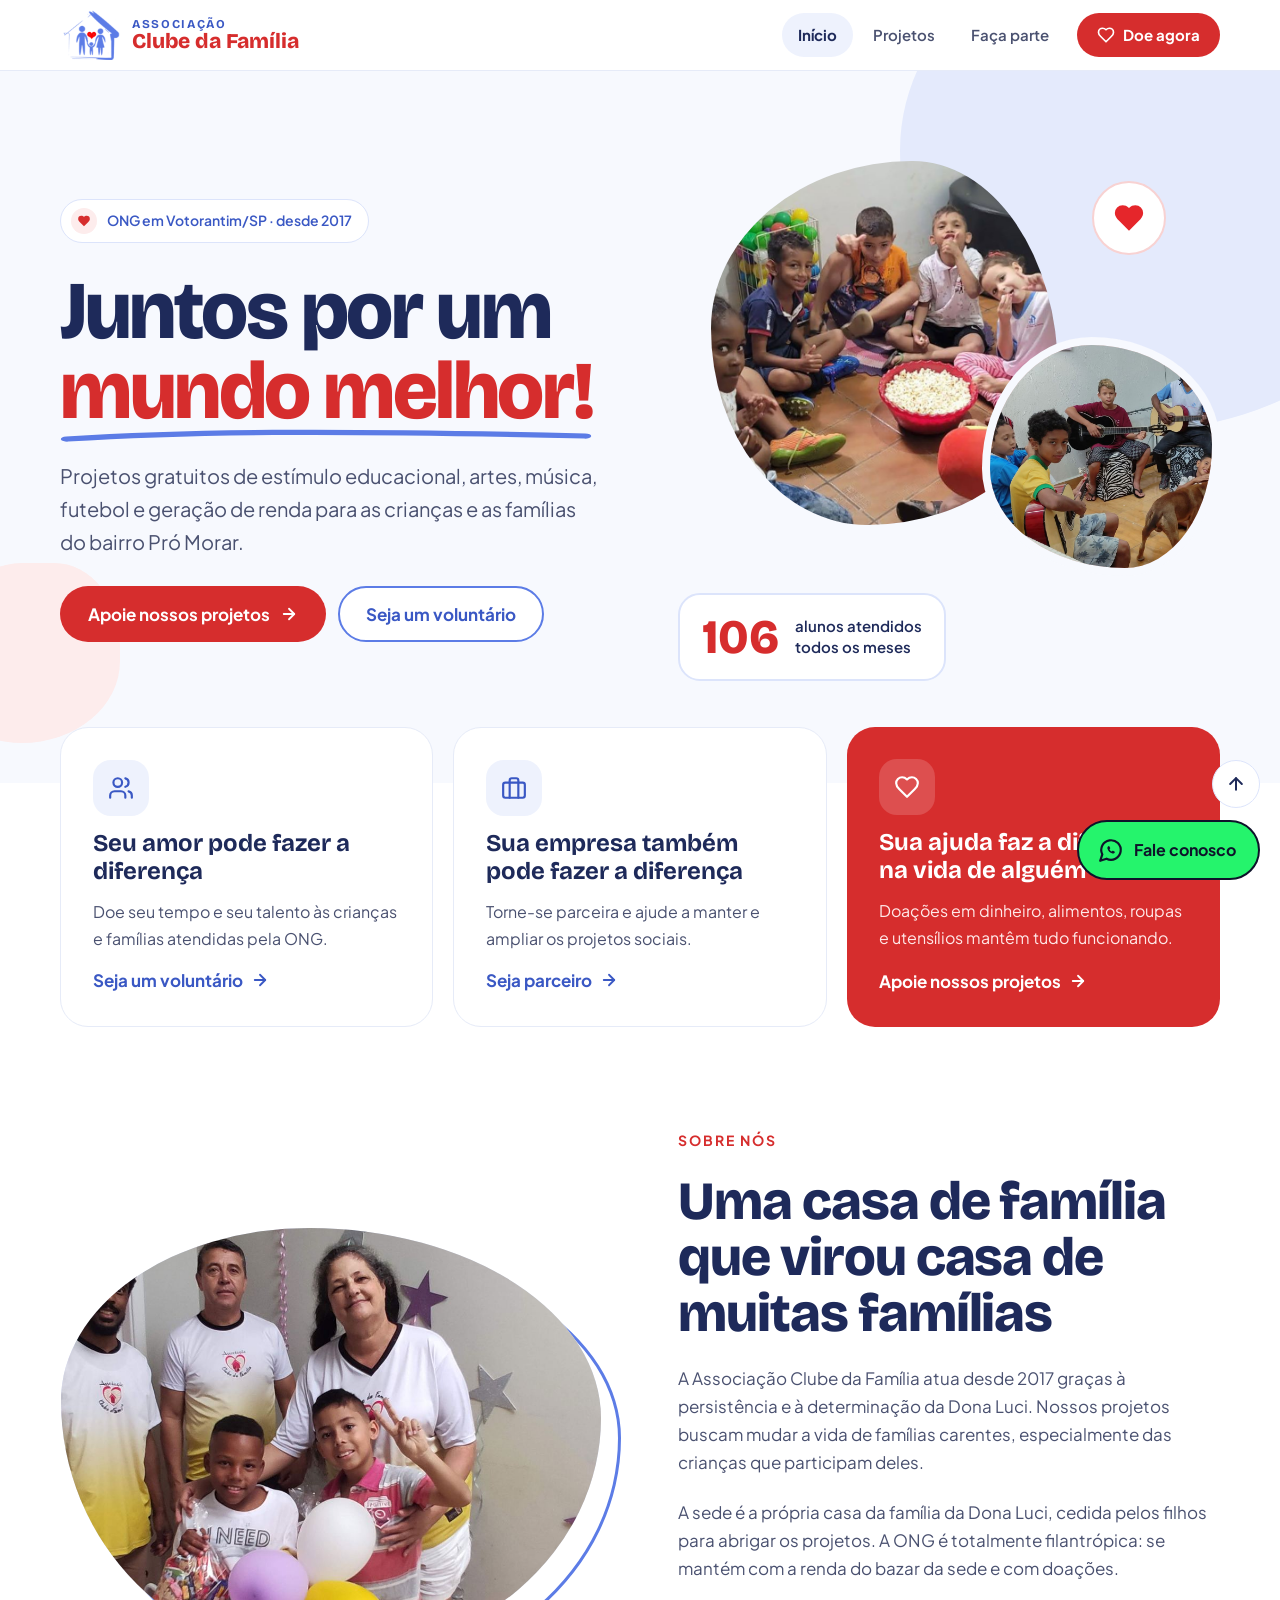
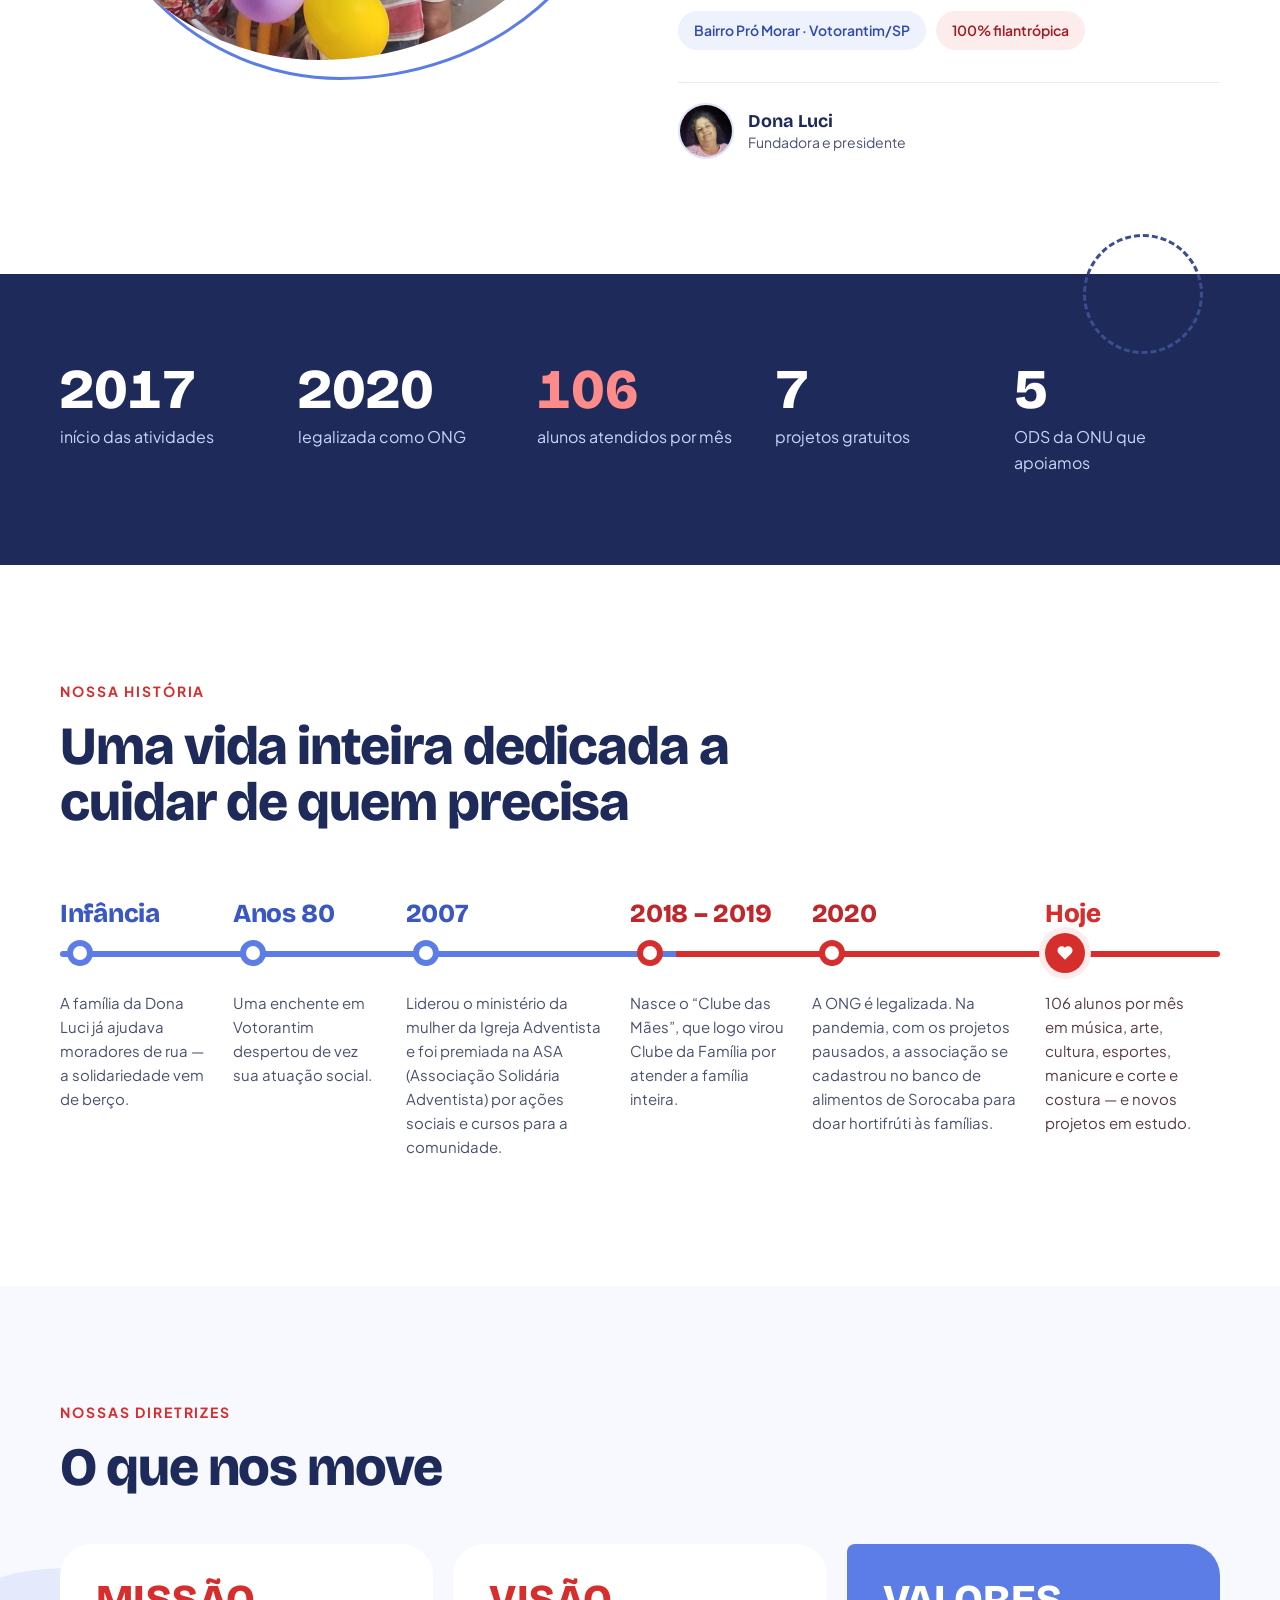
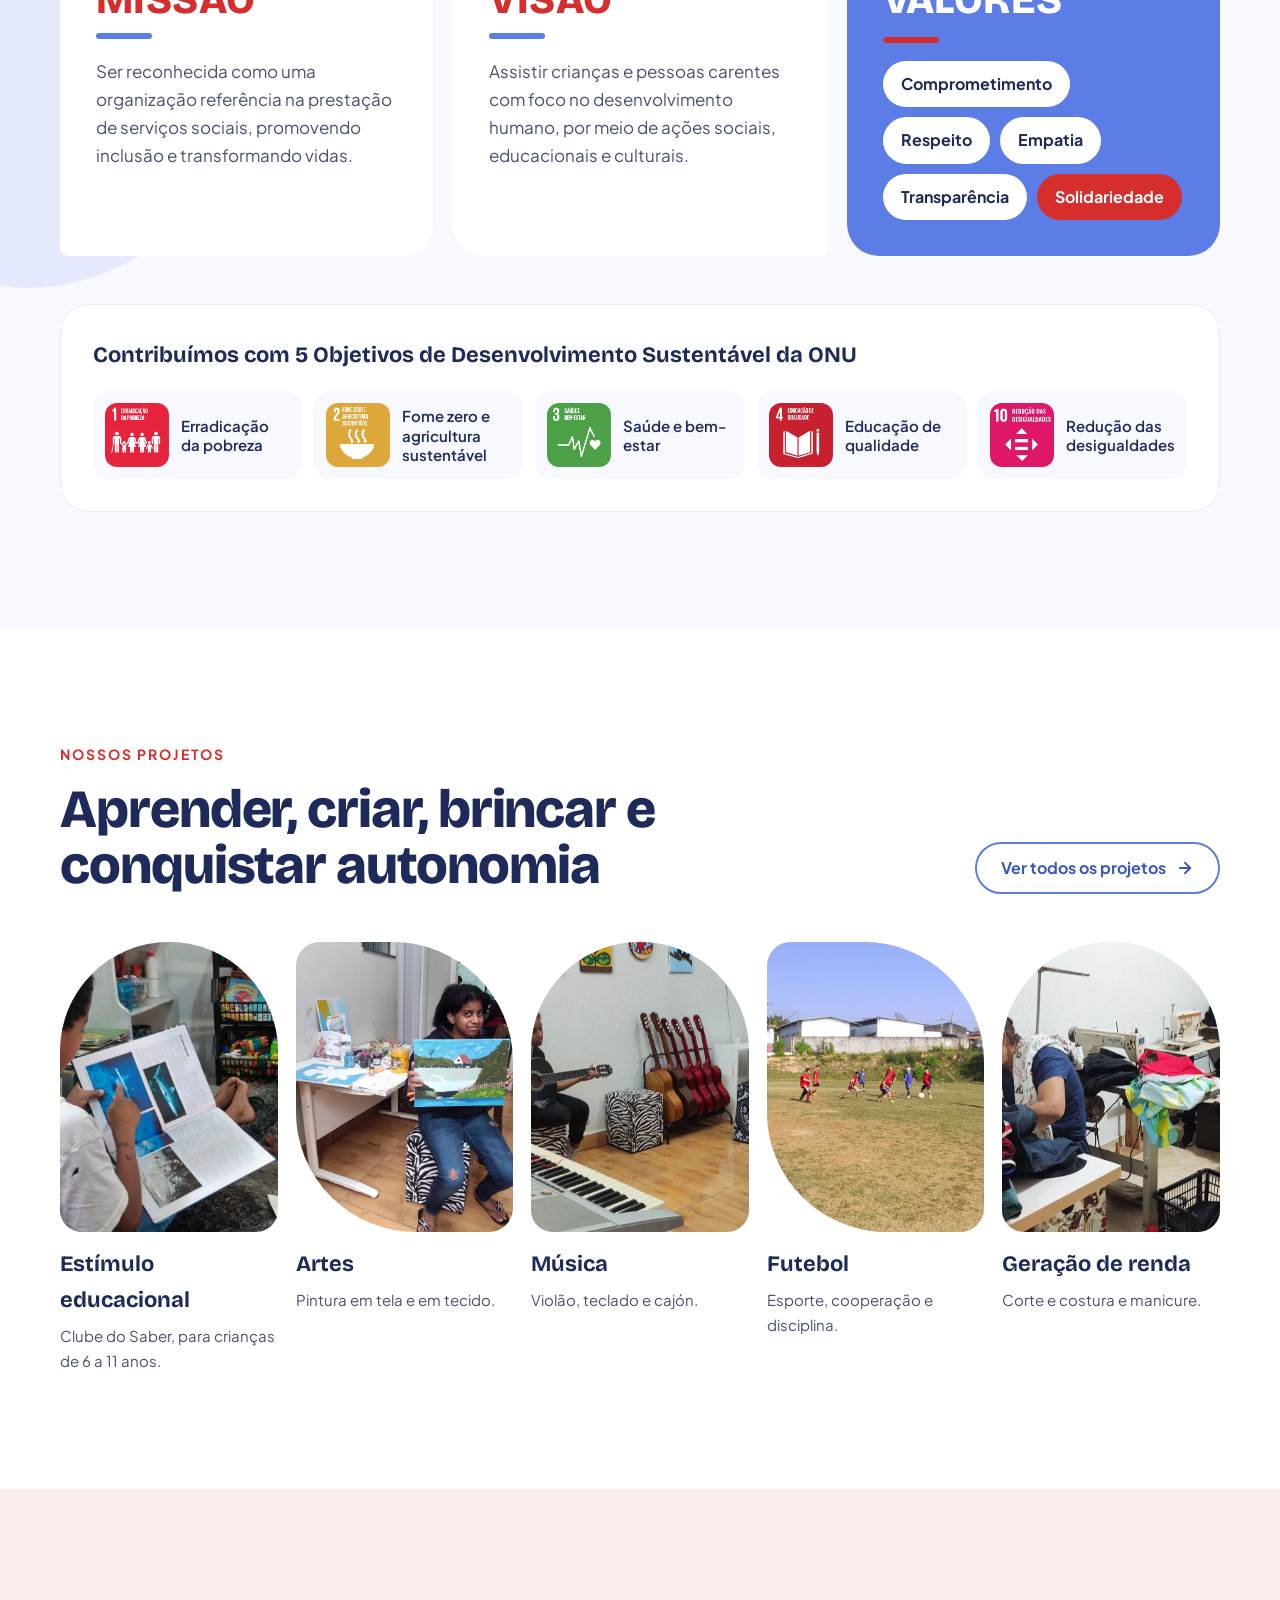
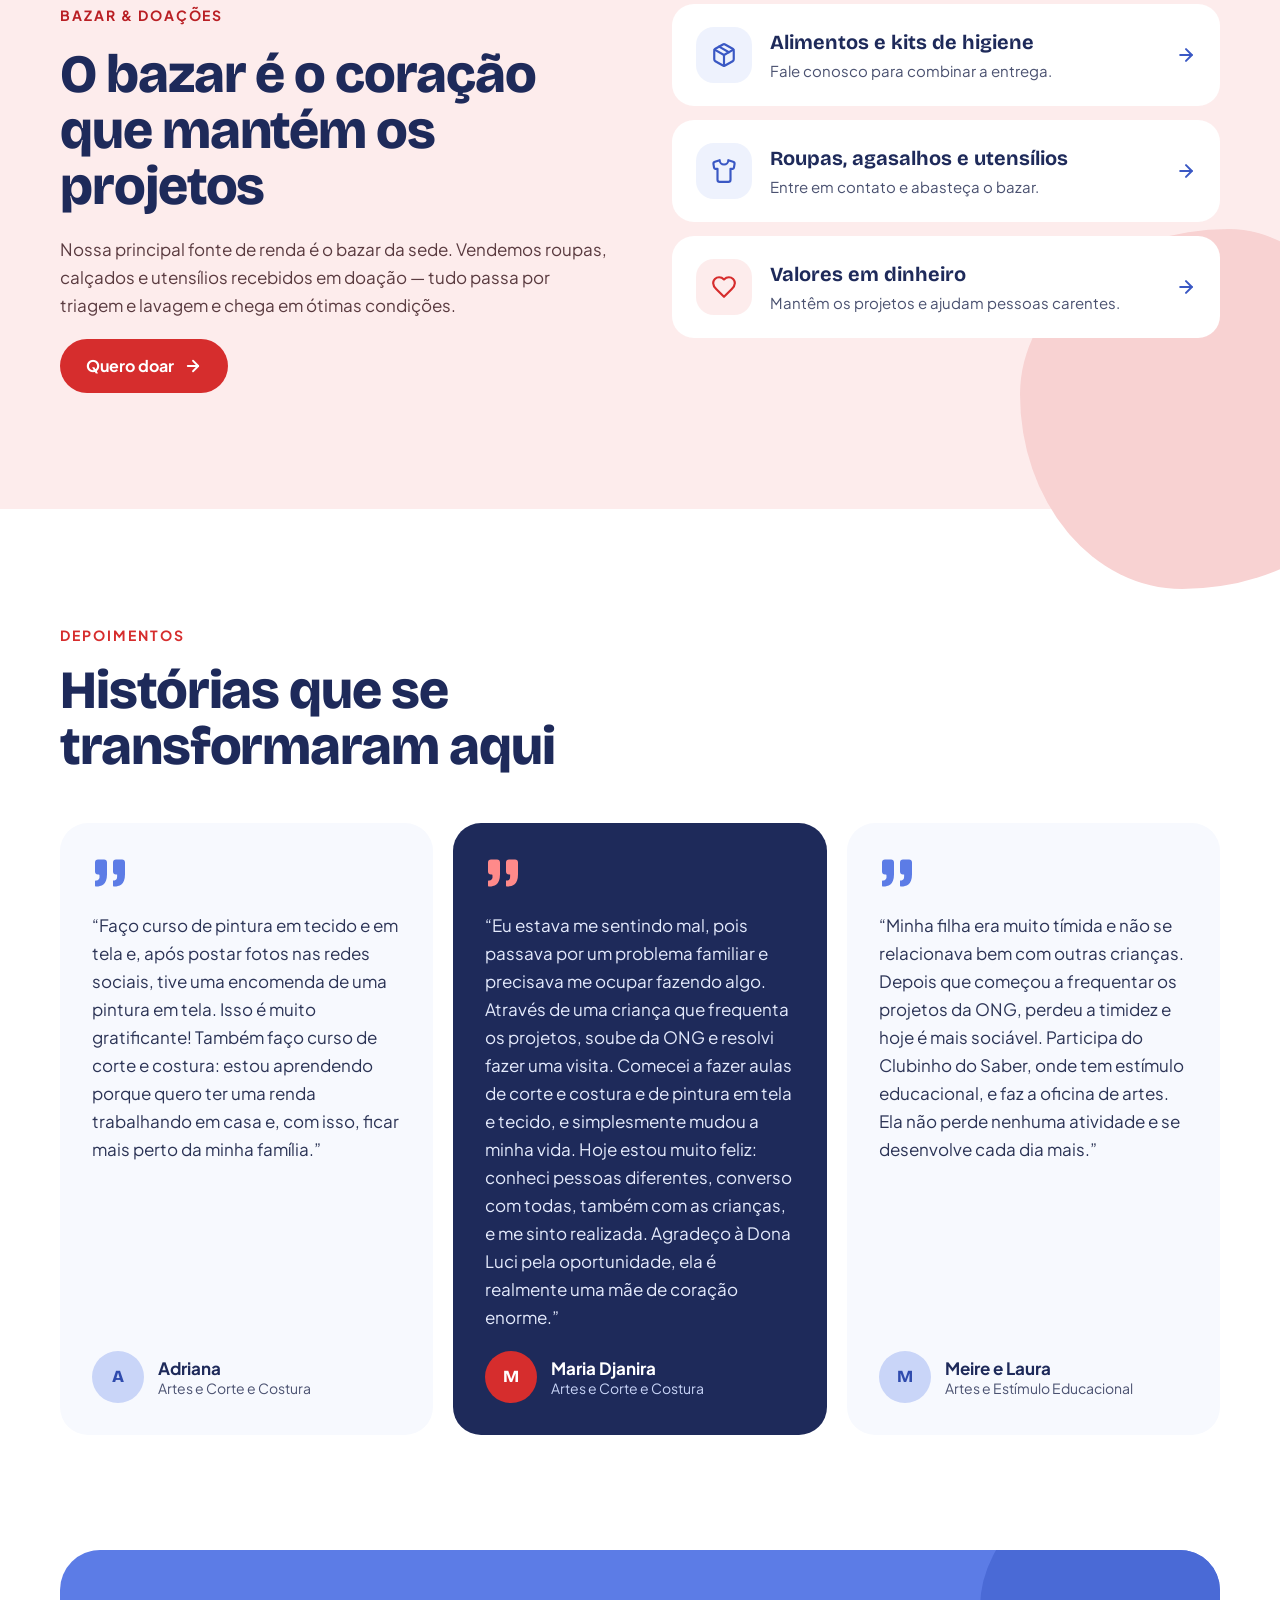
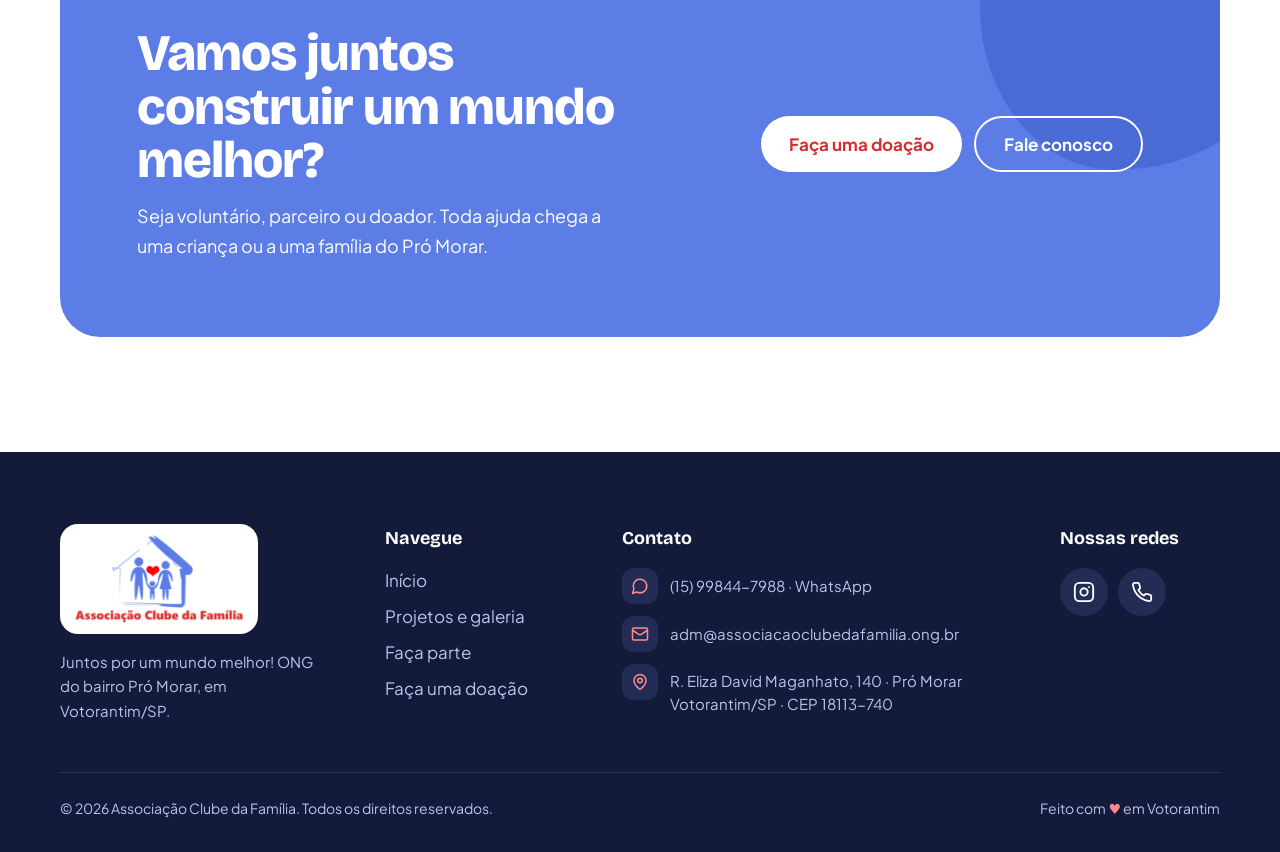
<file: index.html>
<!doctype html>
<html lang="pt-BR">
<head>
<meta charset="utf-8">
<meta name="viewport" content="width=device-width, initial-scale=1">
<title>Associação Clube da Família — Juntos por um mundo melhor</title>
<meta name="description" content="ONG do bairro Pró Morar, em Votorantim/SP. Projetos gratuitos de estímulo educacional, artes, música, futebol e geração de renda para crianças e famílias.">
<meta property="og:title" content="Associação Clube da Família — Juntos por um mundo melhor">
<meta property="og:description" content="ONG do bairro Pró Morar, em Votorantim/SP. Projetos gratuitos de estímulo educacional, artes, música, futebol e geração de renda para crianças e famílias.">
<meta property="og:image" content="assets/img/logo-full.png">
<meta property="og:locale" content="pt_BR">
<meta name="theme-color" content="#5C7CE6">
<link rel="icon" type="image/png" href="assets/img/logo-mark.png">
<link rel="preconnect" href="https://fonts.googleapis.com">
<link rel="preconnect" href="https://fonts.gstatic.com" crossorigin>
<link rel="stylesheet" href="https://fonts.googleapis.com/css2?family=Bricolage+Grotesque:opsz,wght@12..96,500..800&amp;family=Plus+Jakarta+Sans:wght@400;500;600;700&amp;display=swap">
<link rel="stylesheet" href="assets/site.css">
</head>
<body>
<div id="topo" style="font-family: 'Plus Jakarta Sans', system-ui, sans-serif; color: #4A5170; font-size: 17px; line-height: 1.65; background: #ffffff; overflow-x: clip">

<!-- CABEÇALHO -->
<header style="position: sticky; top: 0; z-index: 30; background: #ffffff; border-bottom: 1px solid #E6EBF8">
<div style="max-width: 1240px; margin: 0 auto; padding: 10px clamp(16px, 4vw, 40px); display: flex; flex-wrap: wrap; align-items: center; justify-content: space-between; gap: 10px 24px">
<a href="index.html" aria-label="Associação Clube da Família — página inicial" style="display: flex; align-items: center; gap: 12px; text-decoration: none">
<img src="assets/img/logo-mark.png" alt="" style="width: 60px; height: 50px; object-fit: contain">
<span style="display: flex; flex-direction: column; line-height: 1.05"><span style="font-family: 'Bricolage Grotesque', sans-serif; font-weight: 700; font-size: 12px; letter-spacing: 0.14em; text-transform: uppercase; color: #3A58C4">Associação</span><span style="font-family: 'Bricolage Grotesque', sans-serif; font-weight: 800; font-size: 21px; color: #D62D2D">Clube da Família</span></span>
</a>
<nav class="nav-desktop" aria-label="Principal" style="flex-wrap: wrap; align-items: center; gap: 4px">
<a class="nav" href="index.html" aria-current="page" style="display: inline-flex; align-items: center; min-height: 44px; padding: 0 16px; border-radius: 999px; font-weight: 700; font-size: 15px; text-decoration: none; color: #1E2A5A; background: #EEF2FD">Início</a>
<a class="nav" href="projetos.html" style="display: inline-flex; align-items: center; min-height: 44px; padding: 0 16px; border-radius: 999px; font-weight: 600; font-size: 15px; text-decoration: none; color: #4A5170">Projetos</a>
<a class="nav" href="faca-parte.html" style="display: inline-flex; align-items: center; min-height: 44px; padding: 0 16px; border-radius: 999px; font-weight: 600; font-size: 15px; text-decoration: none; color: #4A5170">Faça parte</a>
<a class="btn btn-red" href="faca-parte.html" style="display: inline-flex; align-items: center; gap: 8px; min-height: 44px; padding: 0 20px; margin-left: 8px; border-radius: 999px; font-weight: 700; font-size: 15px; text-decoration: none; color: #ffffff; background: #D62D2D">
<svg width="18" height="18" viewBox="0 0 24 24" fill="none" stroke="currentColor" stroke-width="2.2" stroke-linecap="round" stroke-linejoin="round" aria-hidden="true"><path d="M19 14c1.49-1.46 3-3.21 3-5.5A5.5 5.5 0 0 0 16.5 3c-1.76 0-3 .5-4.5 2-1.5-1.5-2.74-2-4.5-2A5.5 5.5 0 0 0 2 8.5c0 2.3 1.5 4.05 3 5.5l7 7Z"></path></svg>
Doe agora</a>
</nav>
<button type="button" class="nav-toggle" id="menu-btn" aria-expanded="false" aria-controls="menu-mobile" aria-label="Abrir menu" style="width: 48px; height: 48px; border-radius: 999px; border: 1.5px solid #DCE4FB; background: #ffffff; color: #1E2A5A; cursor: pointer; align-items: center; justify-content: center; padding: 0">
<span class="ic-open" style="display: inline-flex"><svg width="22" height="22" viewBox="0 0 24 24" fill="none" stroke="currentColor" stroke-width="2.2" stroke-linecap="round" aria-hidden="true"><path d="M4 7h16"></path><path d="M4 12h16"></path><path d="M4 17h10"></path></svg></span>
<span class="ic-close" style="display: none"><svg width="22" height="22" viewBox="0 0 24 24" fill="none" stroke="currentColor" stroke-width="2.2" stroke-linecap="round" aria-hidden="true"><path d="M18 6 6 18"></path><path d="m6 6 12 12"></path></svg></span>
</button>
</div>
<nav id="menu-mobile" hidden class="menu-mobile" aria-label="Menu" style="display: flex; flex-direction: column; gap: 4px; padding: 4px clamp(16px, 4vw, 40px) 20px; border-top: 1px solid #E6EBF8; background: #ffffff">
<a href="index.html" aria-current="page" style="display: flex; align-items: center; justify-content: space-between; min-height: 56px; padding: 0 16px; border-radius: 16px; font-family: 'Bricolage Grotesque', sans-serif; font-weight: 700; font-size: 22px; text-decoration: none; color: #1E2A5A; background: #EEF2FD">Início <span style="width: 8px; height: 8px; border-radius: 999px; background: #D62D2D"></span></a>
<a href="projetos.html" style="display: flex; align-items: center; min-height: 56px; padding: 0 16px; border-radius: 16px; font-family: 'Bricolage Grotesque', sans-serif; font-weight: 700; font-size: 22px; text-decoration: none; color: #1E2A5A">Projetos e galeria</a>
<a href="faca-parte.html" style="display: flex; align-items: center; min-height: 56px; padding: 0 16px; border-radius: 16px; font-family: 'Bricolage Grotesque', sans-serif; font-weight: 700; font-size: 22px; text-decoration: none; color: #1E2A5A">Faça parte</a>
<a class="btn btn-red" href="faca-parte.html" style="display: flex; align-items: center; justify-content: center; gap: 8px; min-height: 56px; margin-top: 8px; border-radius: 999px; font-weight: 700; font-size: 17px; text-decoration: none; color: #ffffff; background: #D62D2D">Doe agora</a>
</nav>
</header>

<!-- HERO -->
<section style="position: relative; background: #F7F9FE; padding: clamp(48px, 7vw, 96px) 0 clamp(64px, 8vw, 120px)">
<div class="blob" aria-hidden="true" style="position: absolute; width: 520px; height: 520px; right: -140px; top: -160px; background: #E4EAFC; border-radius: 58% 42% 55% 45% / 46% 58% 42% 54%"></div>
<div aria-hidden="true" style="position: absolute; width: 180px; height: 180px; left: -60px; bottom: 40px; background: #FDECEC; border-radius: 50% 40% 60% 50% / 60% 50% 50% 40%"></div>
<div style="position: relative; max-width: 1240px; margin: 0 auto; padding: 0 clamp(16px, 4vw, 40px); display: grid; grid-template-columns: repeat(auto-fit, minmax(min(100%, 460px), 1fr)); gap: clamp(40px, 6vw, 80px); align-items: center">
<div style="display: flex; flex-direction: column; gap: 28px; align-items: flex-start">
<span style="display: inline-flex; align-items: center; gap: 10px; padding: 8px 16px 8px 10px; border-radius: 999px; background: #ffffff; border: 1px solid #DCE4FB; font-size: 14px; font-weight: 600; color: #3A58C4">
<span style="display: inline-flex; width: 26px; height: 26px; border-radius: 999px; background: #FDECEC; align-items: center; justify-content: center; color: #D62D2D"><svg width="14" height="14" viewBox="0 0 24 24" fill="currentColor" aria-hidden="true"><path d="M19 14c1.49-1.46 3-3.21 3-5.5A5.5 5.5 0 0 0 16.5 3c-1.76 0-3 .5-4.5 2-1.5-1.5-2.74-2-4.5-2A5.5 5.5 0 0 0 2 8.5c0 2.3 1.5 4.05 3 5.5l7 7Z"></path></svg></span>
ONG em Votorantim/SP · desde 2017</span>
<h1 style="margin: 0; font-family: 'Bricolage Grotesque', sans-serif; font-weight: 800; font-size: clamp(44px, 6.4vw, 84px); line-height: 0.98; letter-spacing: -0.03em; color: #1E2A5A">Juntos por um <span style="position: relative; display: inline-block; color: #D62D2D">mundo melhor!<svg viewBox="0 0 300 24" preserveAspectRatio="none" aria-hidden="true" style="position: absolute; left: 0; bottom: -14px; width: 100%; height: 18px"><path d="M4 16 C 70 6, 150 4, 296 12" stroke="#5C7CE6" stroke-width="7" fill="none" stroke-linecap="round"></path></svg></span></h1>
<p style="margin: 0; max-width: 540px; font-size: clamp(17px, 1.6vw, 20px); color: #4A5170">Projetos gratuitos de estímulo educacional, artes, música, futebol e geração de renda para as crianças e as famílias do bairro Pró Morar.</p>
<div style="display: flex; flex-wrap: wrap; gap: 12px">
<a class="btn btn-red" href="faca-parte.html" style="display: inline-flex; align-items: center; gap: 10px; min-height: 56px; padding: 0 28px; border-radius: 999px; font-weight: 700; font-size: 17px; text-decoration: none; color: #ffffff; background: #D62D2D">Apoie nossos projetos
<svg width="18" height="18" viewBox="0 0 24 24" fill="none" stroke="currentColor" stroke-width="2.4" stroke-linecap="round" stroke-linejoin="round" aria-hidden="true"><path d="M5 12h14"></path><path d="m12 5 7 7-7 7"></path></svg></a>
<a class="btn btn-ghost" href="faca-parte.html" style="display: inline-flex; align-items: center; gap: 10px; min-height: 56px; padding: 0 26px; border-radius: 999px; font-weight: 700; font-size: 17px; text-decoration: none; color: #3A58C4; background: #ffffff; border: 2px solid #5C7CE6">Seja um voluntário</a>
</div>
</div>
<div style="position: relative; min-height: 520px">
<div class="blob" style="position: absolute; left: 6%; top: 0; width: 64%; aspect-ratio: 1 / 1.05; background: #C9D5F8; border-radius: 58% 42% 55% 45% / 46% 58% 42% 54%; overflow: hidden; display: flex; flex-direction: column; align-items: center; justify-content: center; gap: 8px; color: #2F4BAE">
<img src="assets/img/clubinho-saber2.jpg" alt="Crianças do Clubinho do Saber reunidas em volta de uma bacia de pipoca" style="width: 100%; height: 100%; object-fit: cover; display: block">
</div>
<div style="position: absolute; right: 0; top: 34%; width: 44%; aspect-ratio: 1 / 1; background: #F8D2D2; border-radius: 46% 54% 40% 60% / 55% 45% 55% 45%; border: 8px solid #F7F9FE; overflow: hidden; display: flex; flex-direction: column; align-items: center; justify-content: center; gap: 8px; color: #A11C21">
<img src="assets/img/aula-musica5.jpg" alt="Crianças tocando violão na oficina de música" style="width: 100%; height: 100%; object-fit: cover; object-position: 40% center; display: block">
</div>
<div class="lift" style="position: absolute; left: 0; bottom: 0; display: flex; align-items: center; gap: 16px; padding: 18px 22px; border-radius: 22px; background: #ffffff; border: 2px solid #DCE4FB">
<span style="font-family: 'Bricolage Grotesque', sans-serif; font-weight: 800; font-size: 48px; line-height: 1; color: #D62D2D">106</span>
<span style="font-size: 15px; line-height: 1.35; font-weight: 600; color: #1E2A5A">alunos atendidos<br>todos os meses</span>
</div>
<div class="float" aria-hidden="true" style="position: absolute; right: 10%; top: 4%; width: 74px; height: 74px; border-radius: 999px; background: #ffffff; border: 2px solid #F8D2D2; display: flex; align-items: center; justify-content: center; color: #E5262B">
<svg width="34" height="34" viewBox="0 0 24 24" fill="currentColor"><path d="M19 14c1.49-1.46 3-3.21 3-5.5A5.5 5.5 0 0 0 16.5 3c-1.76 0-3 .5-4.5 2-1.5-1.5-2.74-2-4.5-2A5.5 5.5 0 0 0 2 8.5c0 2.3 1.5 4.05 3 5.5l7 7Z"></path></svg>
</div>
</div>
</div>
</section>

<!-- CAMINHOS PARA AJUDAR -->
<section style="position: relative; margin-top: -56px; padding: 0 0 clamp(64px, 8vw, 110px)">
<div style="max-width: 1240px; margin: 0 auto; padding: 0 clamp(16px, 4vw, 40px); display: grid; grid-template-columns: repeat(auto-fit, minmax(min(100%, 300px), 1fr)); gap: 20px">
<a class="lift" href="faca-parte.html" style="display: flex; flex-direction: column; gap: 14px; padding: 32px; border-radius: 28px; background: #ffffff; border: 1px solid #E6EBF8; text-decoration: none; color: #4A5170">
<span style="display: inline-flex; width: 56px; height: 56px; border-radius: 18px; background: #EEF2FD; color: #3A58C4; align-items: center; justify-content: center"><svg width="26" height="26" viewBox="0 0 24 24" fill="none" stroke="currentColor" stroke-width="2" stroke-linecap="round" stroke-linejoin="round" aria-hidden="true"><path d="M16 21v-2a4 4 0 0 0-4-4H6a4 4 0 0 0-4 4v2"></path><circle cx="9" cy="7" r="4"></circle><path d="M22 21v-2a4 4 0 0 0-3-3.87"></path><path d="M16 3.13a4 4 0 0 1 0 7.75"></path></svg></span>
<span style="font-family: 'Bricolage Grotesque', sans-serif; font-weight: 700; font-size: 24px; line-height: 1.15; color: #1E2A5A">Seu amor pode fazer a diferença</span>
<span style="font-size: 16px">Doe seu tempo e seu talento às crianças e famílias atendidas pela ONG.</span>
<span style="display: inline-flex; align-items: center; gap: 8px; margin-top: auto; font-weight: 700; color: #3A58C4">Seja um voluntário <svg class="arrow" width="18" height="18" viewBox="0 0 24 24" fill="none" stroke="currentColor" stroke-width="2.4" stroke-linecap="round" stroke-linejoin="round" aria-hidden="true"><path d="M5 12h14"></path><path d="m12 5 7 7-7 7"></path></svg></span>
</a>
<a class="lift" href="faca-parte.html" style="display: flex; flex-direction: column; gap: 14px; padding: 32px; border-radius: 28px; background: #ffffff; border: 1px solid #E6EBF8; text-decoration: none; color: #4A5170">
<span style="display: inline-flex; width: 56px; height: 56px; border-radius: 18px; background: #EEF2FD; color: #3A58C4; align-items: center; justify-content: center"><svg width="26" height="26" viewBox="0 0 24 24" fill="none" stroke="currentColor" stroke-width="2" stroke-linecap="round" stroke-linejoin="round" aria-hidden="true"><rect width="20" height="14" x="2" y="7" rx="2"></rect><path d="M16 21V5a2 2 0 0 0-2-2h-4a2 2 0 0 0-2 2v16"></path></svg></span>
<span style="font-family: 'Bricolage Grotesque', sans-serif; font-weight: 700; font-size: 24px; line-height: 1.15; color: #1E2A5A">Sua empresa também pode fazer a diferença</span>
<span style="font-size: 16px">Torne-se parceira e ajude a manter e ampliar os projetos sociais.</span>
<span style="display: inline-flex; align-items: center; gap: 8px; margin-top: auto; font-weight: 700; color: #3A58C4">Seja parceiro <svg class="arrow" width="18" height="18" viewBox="0 0 24 24" fill="none" stroke="currentColor" stroke-width="2.4" stroke-linecap="round" stroke-linejoin="round" aria-hidden="true"><path d="M5 12h14"></path><path d="m12 5 7 7-7 7"></path></svg></span>
</a>
<a class="lift" href="faca-parte.html" style="display: flex; flex-direction: column; gap: 14px; padding: 32px; border-radius: 28px; background: #D62D2D; text-decoration: none; color: #FFE9E9">
<span style="display: inline-flex; width: 56px; height: 56px; border-radius: 18px; background: #DD4F4F; color: #ffffff; align-items: center; justify-content: center"><svg width="26" height="26" viewBox="0 0 24 24" fill="none" stroke="currentColor" stroke-width="2" stroke-linecap="round" stroke-linejoin="round" aria-hidden="true"><path d="M19 14c1.49-1.46 3-3.21 3-5.5A5.5 5.5 0 0 0 16.5 3c-1.76 0-3 .5-4.5 2-1.5-1.5-2.74-2-4.5-2A5.5 5.5 0 0 0 2 8.5c0 2.3 1.5 4.05 3 5.5l7 7Z"></path></svg></span>
<span style="font-family: 'Bricolage Grotesque', sans-serif; font-weight: 700; font-size: 24px; line-height: 1.15; color: #ffffff">Sua ajuda faz a diferença na vida de alguém</span>
<span style="font-size: 16px">Doações em dinheiro, alimentos, roupas e utensílios mantêm tudo funcionando.</span>
<span style="display: inline-flex; align-items: center; gap: 8px; margin-top: auto; font-weight: 700; color: #ffffff">Apoie nossos projetos <svg class="arrow" width="18" height="18" viewBox="0 0 24 24" fill="none" stroke="currentColor" stroke-width="2.4" stroke-linecap="round" stroke-linejoin="round" aria-hidden="true"><path d="M5 12h14"></path><path d="m12 5 7 7-7 7"></path></svg></span>
</a>
</div>
</section>

<!-- SOBRE / PRESIDENTE -->
<section id="sobre" style="padding: 0 0 clamp(72px, 9vw, 130px)">
<div style="max-width: 1240px; margin: 0 auto; padding: 0 clamp(16px, 4vw, 40px); display: grid; grid-template-columns: repeat(auto-fit, minmax(min(100%, 420px), 1fr)); gap: clamp(40px, 6vw, 96px); align-items: center">
<div style="position: relative; max-width: 540px; width: 100%; justify-self: center">
<div aria-hidden="true" style="position: absolute; inset: 20px -20px -20px 20px; border: 3px solid #5C7CE6; border-radius: 46% 54% 52% 48% / 40% 44% 56% 60%"></div>
<div style="position: relative; aspect-ratio: 5 / 4; background: #DCE4FB; border-radius: 46% 54% 52% 48% / 40% 44% 56% 60%; overflow: hidden"><img src="assets/img/dia-das-criancas2.jpg" alt="Dona Luci e voluntárias com as crianças no Dia das Crianças" style="width: 100%; height: 100%; object-fit: cover; object-position: center 30%; display: block"></div>
</div>
<div style="display: flex; flex-direction: column; gap: 22px">
<span style="font-size: 14px; font-weight: 700; letter-spacing: 0.14em; text-transform: uppercase; color: #D62D2D">Sobre nós</span>
<h2 style="margin: 0; font-family: 'Bricolage Grotesque', sans-serif; font-weight: 800; font-size: clamp(34px, 4.2vw, 54px); line-height: 1.04; letter-spacing: -0.02em; color: #1E2A5A">Uma casa de família que virou casa de muitas famílias</h2>
<p style="margin: 0">A Associação Clube da Família atua desde 2017 graças à persistência e à determinação da Dona Luci. Nossos projetos buscam mudar a vida de famílias carentes, especialmente das crianças que participam deles.</p>
<p style="margin: 0">A sede é a própria casa da família da Dona Luci, cedida pelos filhos para abrigar os projetos. A ONG é totalmente filantrópica: se mantém com a renda do bazar da sede e com doações.</p>
<div style="display: flex; flex-wrap: wrap; gap: 10px; margin-top: 6px">
<span style="padding: 8px 16px; border-radius: 999px; background: #EEF2FD; color: #2F4BAE; font-size: 14px; font-weight: 600">Bairro Pró Morar · Votorantim/SP</span>
<span style="padding: 8px 16px; border-radius: 999px; background: #FDECEC; color: #A11C21; font-size: 14px; font-weight: 600">100% filantrópica</span>
</div>
<div style="display: flex; align-items: center; gap: 14px; margin-top: 10px; padding-top: 20px; border-top: 1px solid #E6EBF8">
<img src="assets/img/presidente.jpg" alt="Dona Luci" style="width: 56px; height: 56px; flex-shrink: 0; border-radius: 999px; object-fit: cover; object-position: center 25%; display: block; border: 2px solid #DCE4FB">
<span style="display: flex; flex-direction: column; line-height: 1.3"><span style="font-family: 'Bricolage Grotesque', sans-serif; font-weight: 700; font-size: 18px; color: #1E2A5A">Dona Luci</span><span style="font-size: 14px">Fundadora e presidente</span></span>
</div>
</div>
</div>
</section>

<!-- NÚMEROS -->
<section style="background: #1E2A5A; color: #C9D5F8; padding: clamp(56px, 7vw, 88px) 0; position: relative">
<div aria-hidden="true" style="position: absolute; right: 6%; top: -40px; width: 120px; height: 120px; border-radius: 999px; border: 3px dashed #3A4E8F"></div>
<div id="stats" style="max-width: 1240px; margin: 0 auto; padding: 0 clamp(16px, 4vw, 40px); display: grid; grid-template-columns: repeat(auto-fit, minmax(min(100%, 150px), 1fr)); gap: 32px">
<div style="display: flex; flex-direction: column; gap: 6px"><span style="font-family: 'Bricolage Grotesque', sans-serif; font-weight: 800; font-size: clamp(44px, 5vw, 56px); line-height: 1; color: #ffffff; font-variant-numeric: tabular-nums" data-count="2017" data-from="1990">2017</span><span style="font-size: 16px">início das atividades</span></div>
<div style="display: flex; flex-direction: column; gap: 6px"><span style="font-family: 'Bricolage Grotesque', sans-serif; font-weight: 800; font-size: clamp(44px, 5vw, 56px); line-height: 1; color: #ffffff; font-variant-numeric: tabular-nums" data-count="2020" data-from="1990">2020</span><span style="font-size: 16px">legalizada como ONG</span></div>
<div style="display: flex; flex-direction: column; gap: 6px"><span style="font-family: 'Bricolage Grotesque', sans-serif; font-weight: 800; font-size: clamp(44px, 5vw, 56px); line-height: 1; color: #FF8A8A; font-variant-numeric: tabular-nums" data-count="106" data-from="0">106</span><span style="font-size: 16px">alunos atendidos por mês</span></div>
<div style="display: flex; flex-direction: column; gap: 6px"><span style="font-family: 'Bricolage Grotesque', sans-serif; font-weight: 800; font-size: clamp(44px, 5vw, 56px); line-height: 1; color: #ffffff; font-variant-numeric: tabular-nums" data-count="7" data-from="0">7</span><span style="font-size: 16px">projetos gratuitos</span></div>
<div style="display: flex; flex-direction: column; gap: 6px"><span style="font-family: 'Bricolage Grotesque', sans-serif; font-weight: 800; font-size: clamp(44px, 5vw, 56px); line-height: 1; color: #ffffff; font-variant-numeric: tabular-nums" data-count="5" data-from="0">5</span><span style="font-size: 16px">ODS da ONU que apoiamos</span></div>
</div>
</section>

<!-- HISTÓRIA -->
<section style="padding: clamp(72px, 9vw, 130px) 0; background: #ffffff">
<div style="max-width: 1240px; margin: 0 auto; padding: 0 clamp(16px, 4vw, 40px); display: flex; flex-direction: column; gap: 56px">
<div style="display: flex; flex-direction: column; gap: 16px; max-width: 720px">
<span style="font-size: 14px; font-weight: 700; letter-spacing: 0.14em; text-transform: uppercase; color: #D62D2D">Nossa história</span>
<h2 style="margin: 0; font-family: 'Bricolage Grotesque', sans-serif; font-weight: 800; font-size: clamp(34px, 4.2vw, 54px); line-height: 1.04; letter-spacing: -0.02em; color: #1E2A5A">Uma vida inteira dedicada a cuidar de quem precisa</h2>
</div>
<div class="tl-scroll" style="position: relative; overflow-x: auto; scroll-snap-type: x mandatory; padding-bottom: 12px; margin: 0 calc(-1 * clamp(16px, 4vw, 40px)); padding-left: clamp(16px, 4vw, 40px); padding-right: clamp(16px, 4vw, 40px)">
<ol aria-label="Linha do tempo da Associação Clube da Família" style="position: relative; list-style: none; margin: 0; padding: 0; display: grid; grid-template-columns: minmax(165px, 1fr) minmax(165px, 1fr) minmax(210px, 1.3fr) minmax(175px, 1.05fr) minmax(220px, 1.35fr) minmax(175px, 1fr)">
<li aria-hidden="true" style="position: absolute; left: 0; right: 0; top: 64px; height: 6px; border-radius: 999px; background: #DCE4FB; overflow: hidden; display: flex"><span style="flex: 3.85; background: #5C7CE6"></span><span style="flex: 3.4; background: #D62D2D"></span></li>
<li class="tl-item" style="display: flex; flex-direction: column; padding-right: 24px; scroll-snap-align: start">
<span style="height: 40px; display: flex; align-items: flex-end; font-family: 'Bricolage Grotesque', sans-serif; font-weight: 800; font-size: 26px; line-height: 1; letter-spacing: -0.01em; color: #3A58C4; white-space: nowrap">Infância</span>
<span class="tl-dot" aria-hidden="true" style="position: relative; z-index: 1; display: block; width: 26px; height: 26px; margin: 13px 0 25px 7px; border-radius: 999px; background: #ffffff; border: 6px solid #5C7CE6"></span>
<span style="font-size: 15px; line-height: 1.6;">A família da Dona Luci já ajudava moradores de rua — a solidariedade vem de berço.</span>
</li>
<li class="tl-item" style="display: flex; flex-direction: column; padding-right: 24px; scroll-snap-align: start">
<span style="height: 40px; display: flex; align-items: flex-end; font-family: 'Bricolage Grotesque', sans-serif; font-weight: 800; font-size: 26px; line-height: 1; letter-spacing: -0.01em; color: #3A58C4; white-space: nowrap">Anos 80</span>
<span class="tl-dot" aria-hidden="true" style="position: relative; z-index: 1; display: block; width: 26px; height: 26px; margin: 13px 0 25px 7px; border-radius: 999px; background: #ffffff; border: 6px solid #5C7CE6"></span>
<span style="font-size: 15px; line-height: 1.6;">Uma enchente em Votorantim despertou de vez sua atuação social.</span>
</li>
<li class="tl-item" style="display: flex; flex-direction: column; padding-right: 24px; scroll-snap-align: start">
<span style="height: 40px; display: flex; align-items: flex-end; font-family: 'Bricolage Grotesque', sans-serif; font-weight: 800; font-size: 26px; line-height: 1; letter-spacing: -0.01em; color: #3A58C4; white-space: nowrap">2007</span>
<span class="tl-dot" aria-hidden="true" style="position: relative; z-index: 1; display: block; width: 26px; height: 26px; margin: 13px 0 25px 7px; border-radius: 999px; background: #ffffff; border: 6px solid #5C7CE6"></span>
<span style="font-size: 15px; line-height: 1.6;">Liderou o ministério da mulher da Igreja Adventista e foi premiada na ASA (Associação Solidária Adventista) por ações sociais e cursos para a comunidade.</span>
</li>
<li class="tl-item" style="display: flex; flex-direction: column; padding-right: 24px; scroll-snap-align: start">
<span style="height: 40px; display: flex; align-items: flex-end; font-family: 'Bricolage Grotesque', sans-serif; font-weight: 800; font-size: 26px; line-height: 1; letter-spacing: -0.01em; color: #C0272B; white-space: nowrap">2018 – 2019</span>
<span class="tl-dot" aria-hidden="true" style="position: relative; z-index: 1; display: block; width: 26px; height: 26px; margin: 13px 0 25px 7px; border-radius: 999px; background: #ffffff; border: 6px solid #D62D2D"></span>
<span style="font-size: 15px; line-height: 1.6;">Nasce o “Clube das Mães”, que logo virou Clube da Família por atender a família inteira.</span>
</li>
<li class="tl-item" style="display: flex; flex-direction: column; padding-right: 24px; scroll-snap-align: start">
<span style="height: 40px; display: flex; align-items: flex-end; font-family: 'Bricolage Grotesque', sans-serif; font-weight: 800; font-size: 26px; line-height: 1; letter-spacing: -0.01em; color: #C0272B; white-space: nowrap">2020</span>
<span class="tl-dot" aria-hidden="true" style="position: relative; z-index: 1; display: block; width: 26px; height: 26px; margin: 13px 0 25px 7px; border-radius: 999px; background: #ffffff; border: 6px solid #D62D2D"></span>
<span style="font-size: 15px; line-height: 1.6;">A ONG é legalizada. Na pandemia, com os projetos pausados, a associação se cadastrou no banco de alimentos de Sorocaba para doar hortifrúti às famílias.</span>
</li>
<li class="tl-item" style="display: flex; flex-direction: column; padding-right: 24px; scroll-snap-align: start">
<span style="height: 40px; display: flex; align-items: flex-end; font-family: 'Bricolage Grotesque', sans-serif; font-weight: 800; font-size: 26px; line-height: 1; letter-spacing: -0.01em; color: #D62D2D; white-space: nowrap">Hoje</span>
<span class="tl-dot" aria-hidden="true" style="position: relative; z-index: 1; display: inline-flex; width: 40px; height: 40px; margin: 6px 0 18px; border-radius: 999px; background: #D62D2D; color: #ffffff; align-items: center; justify-content: center; box-shadow: 0 0 0 6px #FDECEC"><svg width="18" height="18" viewBox="0 0 24 24" fill="currentColor"><path d="M19 14c1.49-1.46 3-3.21 3-5.5A5.5 5.5 0 0 0 16.5 3c-1.76 0-3 .5-4.5 2-1.5-1.5-2.74-2-4.5-2A5.5 5.5 0 0 0 2 8.5c0 2.3 1.5 4.05 3 5.5l7 7Z"></path></svg></span>
<span style="font-size: 15px; line-height: 1.6; color: #5A3B40;">106 alunos por mês em música, arte, cultura, esportes, manicure e corte e costura — e novos projetos em estudo.</span>
</li>
</ol>
</div>
<span class="tl-hint" style="align-items: center; gap: 8px; font-size: 14px; font-weight: 600; color: #3A58C4; margin-top: -32px">Arraste para o lado <svg width="16" height="16" viewBox="0 0 24 24" fill="none" stroke="currentColor" stroke-width="2.4" stroke-linecap="round" stroke-linejoin="round" aria-hidden="true"><path d="M5 12h14"></path><path d="m12 5 7 7-7 7"></path></svg></span>
</div>
</section>

<!-- MISSÃO VISÃO VALORES -->
<section style="position: relative; padding: clamp(72px, 9vw, 120px) 0; background: #F7F9FE">
<div class="blob" aria-hidden="true" style="position: absolute; left: -120px; top: 30%; width: 320px; height: 320px; background: #E4EAFC; border-radius: 58% 42% 55% 45% / 46% 58% 42% 54%"></div>
<div style="position: relative; max-width: 1240px; margin: 0 auto; padding: 0 clamp(16px, 4vw, 40px); display: flex; flex-direction: column; gap: 48px">
<div style="display: flex; flex-direction: column; gap: 16px; max-width: 720px">
<span style="font-size: 14px; font-weight: 700; letter-spacing: 0.14em; text-transform: uppercase; color: #D62D2D">Nossas diretrizes</span>
<h2 style="margin: 0; font-family: 'Bricolage Grotesque', sans-serif; font-weight: 800; font-size: clamp(34px, 4.2vw, 54px); line-height: 1.04; letter-spacing: -0.02em; color: #1E2A5A">O que nos move</h2>
</div>
<div style="display: grid; grid-template-columns: repeat(auto-fit, minmax(min(100%, 320px), 1fr)); gap: 20px">
<div class="lift" style="display: flex; flex-direction: column; gap: 14px; padding: 36px; border-radius: 32px 32px 32px 8px; background: #ffffff">
<h3 style="margin: 0; font-family: 'Bricolage Grotesque', sans-serif; font-weight: 800; font-size: clamp(32px, 3.2vw, 42px); line-height: 1; letter-spacing: 0.01em; text-transform: uppercase; color: #D62D2D">Missão</h3>
<span aria-hidden="true" style="display: block; width: 56px; height: 6px; margin-top: -2px; border-radius: 999px; background: #5C7CE6"></span>
<p style="margin: 4px 0 0; font-size: 17px; font-weight: 400; line-height: 1.65; color: #4A5170">Ser reconhecida como uma organização referência na prestação de serviços sociais, promovendo inclusão e transformando vidas.</p>
</div>
<div class="lift" style="display: flex; flex-direction: column; gap: 14px; padding: 36px; border-radius: 32px 32px 8px 32px; background: #ffffff">
<h3 style="margin: 0; font-family: 'Bricolage Grotesque', sans-serif; font-weight: 800; font-size: clamp(32px, 3.2vw, 42px); line-height: 1; letter-spacing: 0.01em; text-transform: uppercase; color: #D62D2D">Visão</h3>
<span aria-hidden="true" style="display: block; width: 56px; height: 6px; margin-top: -2px; border-radius: 999px; background: #5C7CE6"></span>
<p style="margin: 4px 0 0; font-size: 17px; font-weight: 400; line-height: 1.65; color: #4A5170">Assistir crianças e pessoas carentes com foco no desenvolvimento humano, por meio de ações sociais, educacionais e culturais.</p>
</div>
<div class="lift" style="display: flex; flex-direction: column; gap: 18px; padding: 36px; border-radius: 8px 32px 32px 32px; background: #5C7CE6; color: #ffffff">
<h3 style="margin: 0; font-family: 'Bricolage Grotesque', sans-serif; font-weight: 800; font-size: clamp(32px, 3.2vw, 42px); line-height: 1; letter-spacing: 0.01em; text-transform: uppercase; color: #ffffff">Valores</h3>
<span aria-hidden="true" style="display: block; width: 56px; height: 6px; margin-top: -2px; border-radius: 999px; background: #D62D2D"></span>
<div style="display: flex; flex-wrap: wrap; gap: 10px">
<span style="padding: 10px 18px; border-radius: 999px; background: #ffffff; color: #1E2A5A; font-weight: 700; font-size: 16px">Comprometimento</span>
<span style="padding: 10px 18px; border-radius: 999px; background: #ffffff; color: #1E2A5A; font-weight: 700; font-size: 16px">Respeito</span>
<span style="padding: 10px 18px; border-radius: 999px; background: #ffffff; color: #1E2A5A; font-weight: 700; font-size: 16px">Empatia</span>
<span style="padding: 10px 18px; border-radius: 999px; background: #ffffff; color: #1E2A5A; font-weight: 700; font-size: 16px">Transparência</span>
<span style="padding: 10px 18px; border-radius: 999px; background: #D62D2D; color: #ffffff; font-weight: 700; font-size: 16px">Solidariedade</span>
</div>
</div>
</div>
<div style="display: flex; flex-direction: column; gap: 18px; padding: 32px; border-radius: 28px; background: #ffffff; border: 1px solid #E6EBF8">
<span style="font-family: 'Bricolage Grotesque', sans-serif; font-weight: 700; font-size: 22px; color: #1E2A5A">Contribuímos com 5 Objetivos de Desenvolvimento Sustentável da ONU</span>
<div style="display: grid; grid-template-columns: repeat(auto-fit, minmax(min(100%, 200px), 1fr)); gap: 12px">
<div style="display: flex; align-items: center; gap: 12px; padding: 12px; border-radius: 16px; background: #F7F9FE"><img src="assets/img/ODS-1.png" alt="ODS 1 — Erradicação da pobreza" style="width: 64px; height: 64px; flex-shrink: 0; border-radius: 12px; display: block"><span aria-hidden="true" style="font-size: 15px; font-weight: 600; color: #1E2A5A; line-height: 1.3">Erradicação da pobreza</span></div>
<div style="display: flex; align-items: center; gap: 12px; padding: 12px; border-radius: 16px; background: #F7F9FE"><img src="assets/img/ODS-2.png" alt="ODS 2 — Fome zero e agricultura sustentável" style="width: 64px; height: 64px; flex-shrink: 0; border-radius: 12px; display: block"><span aria-hidden="true" style="font-size: 15px; font-weight: 600; color: #1E2A5A; line-height: 1.3">Fome zero e agricultura sustentável</span></div>
<div style="display: flex; align-items: center; gap: 12px; padding: 12px; border-radius: 16px; background: #F7F9FE"><img src="assets/img/ODS-3.png" alt="ODS 3 — Saúde e bem-estar" style="width: 64px; height: 64px; flex-shrink: 0; border-radius: 12px; display: block"><span aria-hidden="true" style="font-size: 15px; font-weight: 600; color: #1E2A5A; line-height: 1.3">Saúde e bem-estar</span></div>
<div style="display: flex; align-items: center; gap: 12px; padding: 12px; border-radius: 16px; background: #F7F9FE"><img src="assets/img/ODS-4.png" alt="ODS 4 — Educação de qualidade" style="width: 64px; height: 64px; flex-shrink: 0; border-radius: 12px; display: block"><span aria-hidden="true" style="font-size: 15px; font-weight: 600; color: #1E2A5A; line-height: 1.3">Educação de qualidade</span></div>
<div style="display: flex; align-items: center; gap: 12px; padding: 12px; border-radius: 16px; background: #F7F9FE"><img src="assets/img/ODS-10.png" alt="ODS 10 — Redução das desigualdades" style="width: 64px; height: 64px; flex-shrink: 0; border-radius: 12px; display: block"><span aria-hidden="true" style="font-size: 15px; font-weight: 600; color: #1E2A5A; line-height: 1.3">Redução das desigualdades</span></div>
</div>
</div>
</div>
</section>

<!-- PROJETOS (PRÉVIA) -->
<section style="padding: clamp(72px, 9vw, 130px) 0; background: #ffffff">
<div style="max-width: 1240px; margin: 0 auto; padding: 0 clamp(16px, 4vw, 40px); display: flex; flex-direction: column; gap: 48px">
<div style="display: flex; flex-wrap: wrap; justify-content: space-between; align-items: flex-end; gap: 24px">
<div style="display: flex; flex-direction: column; gap: 16px; max-width: 640px">
<span style="font-size: 14px; font-weight: 700; letter-spacing: 0.14em; text-transform: uppercase; color: #D62D2D">Nossos projetos</span>
<h2 style="margin: 0; font-family: 'Bricolage Grotesque', sans-serif; font-weight: 800; font-size: clamp(34px, 4.2vw, 54px); line-height: 1.04; letter-spacing: -0.02em; color: #1E2A5A">Aprender, criar, brincar e conquistar autonomia</h2>
</div>
<a class="btn btn-ghost" href="projetos.html" style="display: inline-flex; align-items: center; gap: 10px; min-height: 52px; padding: 0 24px; border-radius: 999px; font-weight: 700; font-size: 16px; text-decoration: none; color: #3A58C4; border: 2px solid #5C7CE6">Ver todos os projetos <svg width="18" height="18" viewBox="0 0 24 24" fill="none" stroke="currentColor" stroke-width="2.4" stroke-linecap="round" stroke-linejoin="round" aria-hidden="true"><path d="M5 12h14"></path><path d="m12 5 7 7-7 7"></path></svg></a>
</div>
<div style="display: grid; grid-template-columns: repeat(auto-fit, minmax(min(100%, 150px), 1fr)); gap: 18px">
<a class="lift" href="projetos.html" style="display: flex; flex-direction: column; gap: 14px; text-decoration: none; color: #4A5170">
<div style="aspect-ratio: 3 / 4; border-radius: 120px 120px 24px 24px; overflow: hidden; background: #DCE4FB"><img src="assets/img/clubinho-saber4.jpg" alt="Duas crianças olhando as figuras de um livro" style="width: 100%; height: 100%; object-fit: cover; object-position: 35% center; display: block"></div>
<span style="font-family: 'Bricolage Grotesque', sans-serif; font-weight: 700; font-size: 22px; color: #1E2A5A">Estímulo educacional</span>
<span style="font-size: 15px; margin-top: -8px">Clube do Saber, para crianças de 6 a 11 anos.</span>
</a>
<a class="lift" href="projetos.html" style="display: flex; flex-direction: column; gap: 14px; text-decoration: none; color: #4A5170">
<div style="aspect-ratio: 3 / 4; border-radius: 24px 120px 24px 120px; overflow: hidden; background: #F8D2D2"><img src="assets/img/menina-pintura.jpg" alt="Menina segurando o quadro que pintou na oficina" style="width: 100%; height: 100%; object-fit: cover; object-position: 50% center; display: block"></div>
<span style="font-family: 'Bricolage Grotesque', sans-serif; font-weight: 700; font-size: 22px; color: #1E2A5A">Artes</span>
<span style="font-size: 15px; margin-top: -8px">Pintura em tela e em tecido.</span>
</a>
<a class="lift" href="projetos.html" style="display: flex; flex-direction: column; gap: 14px; text-decoration: none; color: #4A5170">
<div style="aspect-ratio: 3 / 4; border-radius: 120px 120px 24px 24px; overflow: hidden; background: #DCE4FB"><img src="assets/img/aula-musica1.jpg" alt="Professor ensinando violão para uma aluna" style="width: 100%; height: 100%; object-fit: cover; object-position: 30% center; display: block"></div>
<span style="font-family: 'Bricolage Grotesque', sans-serif; font-weight: 700; font-size: 22px; color: #1E2A5A">Música</span>
<span style="font-size: 15px; margin-top: -8px">Violão, teclado e cajón.</span>
</a>
<a class="lift" href="projetos.html" style="display: flex; flex-direction: column; gap: 14px; text-decoration: none; color: #4A5170">
<div style="aspect-ratio: 3 / 4; border-radius: 24px 120px 24px 120px; overflow: hidden; background: #F8D2D2"><img src="assets/img/aula-futebol2.jpg" alt="Crianças jogando bola no campo" style="width: 100%; height: 100%; object-fit: cover; object-position: 45% center; display: block"></div>
<span style="font-family: 'Bricolage Grotesque', sans-serif; font-weight: 700; font-size: 22px; color: #1E2A5A">Futebol</span>
<span style="font-size: 15px; margin-top: -8px">Esporte, cooperação e disciplina.</span>
</a>
<a class="lift" href="projetos.html" style="display: flex; flex-direction: column; gap: 14px; text-decoration: none; color: #4A5170">
<div style="aspect-ratio: 3 / 4; border-radius: 120px 120px 24px 24px; overflow: hidden; background: #DCE4FB"><img src="assets/img/aula-costura3.jpg" alt="Alunas costurando na aula de corte e costura" style="width: 100%; height: 100%; object-fit: cover; object-position: 30% center; display: block"></div>
<span style="font-family: 'Bricolage Grotesque', sans-serif; font-weight: 700; font-size: 22px; color: #1E2A5A">Geração de renda</span>
<span style="font-size: 15px; margin-top: -8px">Corte e costura e manicure.</span>
</a>
</div>
</div>
</section>

<!-- BAZAR & DOAÇÕES -->
<section style="position: relative; padding: clamp(72px, 9vw, 120px) 0; background: #FDECEC">
<div class="blob" aria-hidden="true" style="position: absolute; right: -100px; bottom: -80px; width: 360px; height: 360px; background: #F8D2D2; border-radius: 58% 42% 55% 45% / 46% 58% 42% 54%"></div>
<div style="position: relative; max-width: 1240px; margin: 0 auto; padding: 0 clamp(16px, 4vw, 40px); display: grid; grid-template-columns: repeat(auto-fit, minmax(min(100%, 420px), 1fr)); gap: clamp(36px, 5vw, 72px); align-items: start">
<div style="display: flex; flex-direction: column; gap: 20px">
<span style="font-size: 14px; font-weight: 700; letter-spacing: 0.14em; text-transform: uppercase; color: #B91F24">Bazar &amp; doações</span>
<h2 style="margin: 0; font-family: 'Bricolage Grotesque', sans-serif; font-weight: 800; font-size: clamp(34px, 4.2vw, 54px); line-height: 1.04; letter-spacing: -0.02em; color: #1E2A5A">O bazar é o coração que mantém os projetos</h2>
<p style="margin: 0; color: #5A3B40">Nossa principal fonte de renda é o bazar da sede. Vendemos roupas, calçados e utensílios recebidos em doação — tudo passa por triagem e lavagem e chega em ótimas condições.</p>
<a class="btn btn-red" href="faca-parte.html" style="align-self: flex-start; display: inline-flex; align-items: center; gap: 10px; min-height: 54px; padding: 0 26px; border-radius: 999px; font-weight: 700; font-size: 16px; text-decoration: none; color: #ffffff; background: #D62D2D">Quero doar <svg width="18" height="18" viewBox="0 0 24 24" fill="none" stroke="currentColor" stroke-width="2.4" stroke-linecap="round" stroke-linejoin="round" aria-hidden="true"><path d="M5 12h14"></path><path d="m12 5 7 7-7 7"></path></svg></a>
</div>
<div style="display: flex; flex-direction: column; gap: 14px">
<a class="lift" href="faca-parte.html" style="display: flex; align-items: center; gap: 18px; padding: 22px 24px; border-radius: 22px; background: #ffffff; text-decoration: none; color: #4A5170">
<span style="display: inline-flex; flex-shrink: 0; width: 56px; height: 56px; border-radius: 18px; background: #EEF2FD; color: #3A58C4; align-items: center; justify-content: center"><svg width="26" height="26" viewBox="0 0 24 24" fill="none" stroke="currentColor" stroke-width="2" stroke-linecap="round" stroke-linejoin="round" aria-hidden="true"><path d="m7.5 4.27 9 5.15"></path><path d="M21 8a2 2 0 0 0-1-1.73l-7-4a2 2 0 0 0-2 0l-7 4A2 2 0 0 0 3 8v8a2 2 0 0 0 1 1.73l7 4a2 2 0 0 0 2 0l7-4A2 2 0 0 0 21 16Z"></path><path d="m3.3 7 8.7 5 8.7-5"></path><path d="M12 22V12"></path></svg></span>
<span style="display: flex; flex-direction: column; flex: 1"><span style="font-family: 'Bricolage Grotesque', sans-serif; font-weight: 700; font-size: 20px; color: #1E2A5A">Alimentos e kits de higiene</span><span style="font-size: 15px">Fale conosco para combinar a entrega.</span></span>
<svg class="arrow" width="20" height="20" viewBox="0 0 24 24" fill="none" stroke="#3A58C4" stroke-width="2.4" stroke-linecap="round" stroke-linejoin="round" aria-hidden="true"><path d="M5 12h14"></path><path d="m12 5 7 7-7 7"></path></svg>
</a>
<a class="lift" href="faca-parte.html" style="display: flex; align-items: center; gap: 18px; padding: 22px 24px; border-radius: 22px; background: #ffffff; text-decoration: none; color: #4A5170">
<span style="display: inline-flex; flex-shrink: 0; width: 56px; height: 56px; border-radius: 18px; background: #EEF2FD; color: #3A58C4; align-items: center; justify-content: center"><svg width="26" height="26" viewBox="0 0 24 24" fill="none" stroke="currentColor" stroke-width="2" stroke-linecap="round" stroke-linejoin="round" aria-hidden="true"><path d="M20.38 3.46 16 2a4 4 0 0 1-8 0L3.62 3.46a2 2 0 0 0-1.34 2.23l.58 3.47a1 1 0 0 0 .99.84H6v10c0 1.1.9 2 2 2h8a2 2 0 0 0 2-2V10h2.15a1 1 0 0 0 .99-.84l.58-3.47a2 2 0 0 0-1.34-2.23z"></path></svg></span>
<span style="display: flex; flex-direction: column; flex: 1"><span style="font-family: 'Bricolage Grotesque', sans-serif; font-weight: 700; font-size: 20px; color: #1E2A5A">Roupas, agasalhos e utensílios</span><span style="font-size: 15px">Entre em contato e abasteça o bazar.</span></span>
<svg class="arrow" width="20" height="20" viewBox="0 0 24 24" fill="none" stroke="#3A58C4" stroke-width="2.4" stroke-linecap="round" stroke-linejoin="round" aria-hidden="true"><path d="M5 12h14"></path><path d="m12 5 7 7-7 7"></path></svg>
</a>
<a class="lift" href="faca-parte.html" style="display: flex; align-items: center; gap: 18px; padding: 22px 24px; border-radius: 22px; background: #ffffff; text-decoration: none; color: #4A5170">
<span style="display: inline-flex; flex-shrink: 0; width: 56px; height: 56px; border-radius: 18px; background: #FDECEC; color: #D62D2D; align-items: center; justify-content: center"><svg width="26" height="26" viewBox="0 0 24 24" fill="none" stroke="currentColor" stroke-width="2" stroke-linecap="round" stroke-linejoin="round" aria-hidden="true"><path d="M19 14c1.49-1.46 3-3.21 3-5.5A5.5 5.5 0 0 0 16.5 3c-1.76 0-3 .5-4.5 2-1.5-1.5-2.74-2-4.5-2A5.5 5.5 0 0 0 2 8.5c0 2.3 1.5 4.05 3 5.5l7 7Z"></path></svg></span>
<span style="display: flex; flex-direction: column; flex: 1"><span style="font-family: 'Bricolage Grotesque', sans-serif; font-weight: 700; font-size: 20px; color: #1E2A5A">Valores em dinheiro</span><span style="font-size: 15px">Mantêm os projetos e ajudam pessoas carentes.</span></span>
<svg class="arrow" width="20" height="20" viewBox="0 0 24 24" fill="none" stroke="#3A58C4" stroke-width="2.4" stroke-linecap="round" stroke-linejoin="round" aria-hidden="true"><path d="M5 12h14"></path><path d="m12 5 7 7-7 7"></path></svg>
</a>
</div>
</div>
</section>

<!-- DEPOIMENTOS -->
<section style="padding: clamp(72px, 9vw, 130px) 0; background: #ffffff">
<div style="max-width: 1240px; margin: 0 auto; padding: 0 clamp(16px, 4vw, 40px); display: flex; flex-direction: column; gap: 48px">
<div style="display: flex; flex-direction: column; gap: 16px; max-width: 720px">
<span style="font-size: 14px; font-weight: 700; letter-spacing: 0.14em; text-transform: uppercase; color: #D62D2D">Depoimentos</span>
<h2 style="margin: 0; font-family: 'Bricolage Grotesque', sans-serif; font-weight: 800; font-size: clamp(34px, 4.2vw, 54px); line-height: 1.04; letter-spacing: -0.02em; color: #1E2A5A">Histórias que se transformaram aqui</h2>
</div>
<div style="display: grid; grid-template-columns: repeat(auto-fit, minmax(min(100%, 320px), 1fr)); gap: 20px">
<figure class="lift" style="margin: 0; display: flex; flex-direction: column; gap: 20px; padding: 32px; border-radius: 28px; background: #F7F9FE">
<svg width="36" height="36" viewBox="0 0 24 24" fill="#5C7CE6" aria-hidden="true"><path d="M3 21c3 0 7-1 7-8V5c0-1.25-.756-2.017-2-2H4c-1.25 0-2 .75-2 1.972V11c0 1.25.75 2 2 2 1 0 1 0 1 1v1c0 1-1 2-2 2s-1 .008-1 1.031V20c0 1 0 1 1 1z"></path><path d="M15 21c3 0 7-1 7-8V5c0-1.25-.757-2.017-2-2h-4c-1.25 0-2 .75-2 1.972V11c0 1.25.75 2 2 2h.75c0 2.25.25 4-2.75 4v3c0 1 0 1 1 1z"></path></svg>
<blockquote style="margin: 0; font-size: 17px; color: #2C3456">“Faço curso de pintura em tecido e em tela e, após postar fotos nas redes sociais, tive uma encomenda de uma pintura em tela. Isso é muito gratificante! Também faço curso de corte e costura: estou aprendendo porque quero ter uma renda trabalhando em casa e, com isso, ficar mais perto da minha família.”</blockquote>
<figcaption style="display: flex; align-items: center; gap: 14px; margin-top: auto">
<span style="width: 52px; height: 52px; flex-shrink: 0; border-radius: 999px; background: #C9D5F8; display: inline-flex; align-items: center; justify-content: center; font-family: 'Bricolage Grotesque', sans-serif; font-weight: 800; color: #2F4BAE">A</span>
<span style="display: flex; flex-direction: column; line-height: 1.3"><span style="font-weight: 700; color: #1E2A5A">Adriana</span><span style="font-size: 14px">Artes e Corte e Costura</span></span>
</figcaption>
</figure>
<figure class="lift" style="margin: 0; display: flex; flex-direction: column; gap: 20px; padding: 32px; border-radius: 28px; background: #1E2A5A">
<svg width="36" height="36" viewBox="0 0 24 24" fill="#FF8A8A" aria-hidden="true"><path d="M3 21c3 0 7-1 7-8V5c0-1.25-.756-2.017-2-2H4c-1.25 0-2 .75-2 1.972V11c0 1.25.75 2 2 2 1 0 1 0 1 1v1c0 1-1 2-2 2s-1 .008-1 1.031V20c0 1 0 1 1 1z"></path><path d="M15 21c3 0 7-1 7-8V5c0-1.25-.757-2.017-2-2h-4c-1.25 0-2 .75-2 1.972V11c0 1.25.75 2 2 2h.75c0 2.25.25 4-2.75 4v3c0 1 0 1 1 1z"></path></svg>
<blockquote style="margin: 0; font-size: 17px; color: #E4EAFC">“Eu estava me sentindo mal, pois passava por um problema familiar e precisava me ocupar fazendo algo. Através de uma criança que frequenta os projetos, soube da ONG e resolvi fazer uma visita. Comecei a fazer aulas de corte e costura e de pintura em tela e tecido, e simplesmente mudou a minha vida. Hoje estou muito feliz: conheci pessoas diferentes, converso com todas, também com as crianças, e me sinto realizada. Agradeço à Dona Luci pela oportunidade, ela é realmente uma mãe de coração enorme.”</blockquote>
<figcaption style="display: flex; align-items: center; gap: 14px; margin-top: auto">
<span style="width: 52px; height: 52px; flex-shrink: 0; border-radius: 999px; background: #D62D2D; display: inline-flex; align-items: center; justify-content: center; font-family: 'Bricolage Grotesque', sans-serif; font-weight: 800; color: #ffffff">M</span>
<span style="display: flex; flex-direction: column; line-height: 1.3"><span style="font-weight: 700; color: #ffffff">Maria Djanira</span><span style="font-size: 14px; color: #C9D5F8">Artes e Corte e Costura</span></span>
</figcaption>
</figure>
<figure class="lift" style="margin: 0; display: flex; flex-direction: column; gap: 20px; padding: 32px; border-radius: 28px; background: #F7F9FE">
<svg width="36" height="36" viewBox="0 0 24 24" fill="#5C7CE6" aria-hidden="true"><path d="M3 21c3 0 7-1 7-8V5c0-1.25-.756-2.017-2-2H4c-1.25 0-2 .75-2 1.972V11c0 1.25.75 2 2 2 1 0 1 0 1 1v1c0 1-1 2-2 2s-1 .008-1 1.031V20c0 1 0 1 1 1z"></path><path d="M15 21c3 0 7-1 7-8V5c0-1.25-.757-2.017-2-2h-4c-1.25 0-2 .75-2 1.972V11c0 1.25.75 2 2 2h.75c0 2.25.25 4-2.75 4v3c0 1 0 1 1 1z"></path></svg>
<blockquote style="margin: 0; font-size: 17px; color: #2C3456">“Minha filha era muito tímida e não se relacionava bem com outras crianças. Depois que começou a frequentar os projetos da ONG, perdeu a timidez e hoje é mais sociável. Participa do Clubinho do Saber, onde tem estímulo educacional, e faz a oficina de artes. Ela não perde nenhuma atividade e se desenvolve cada dia mais.”</blockquote>
<figcaption style="display: flex; align-items: center; gap: 14px; margin-top: auto">
<span style="width: 52px; height: 52px; flex-shrink: 0; border-radius: 999px; background: #C9D5F8; display: inline-flex; align-items: center; justify-content: center; font-family: 'Bricolage Grotesque', sans-serif; font-weight: 800; color: #2F4BAE">M</span>
<span style="display: flex; flex-direction: column; line-height: 1.3"><span style="font-weight: 700; color: #1E2A5A">Meire e Laura</span><span style="font-size: 14px">Artes e Estímulo Educacional</span></span>
</figcaption>
</figure>
</div>
</div>
</section>

<!-- CTA FINAL -->
<section style="padding: 0 0 clamp(72px, 9vw, 120px); background: #ffffff">
<div style="max-width: 1240px; margin: 0 auto; padding: 0 clamp(16px, 4vw, 40px)">
<div style="position: relative; overflow: hidden; border-radius: 40px; background: #5C7CE6; padding: clamp(40px, 6vw, 80px); display: grid; grid-template-columns: repeat(auto-fit, minmax(min(100%, 380px), 1fr)); gap: 32px; align-items: center">
<div aria-hidden="true" style="position: absolute; right: -60px; top: -80px; width: 300px; height: 300px; border-radius: 58% 42% 55% 45% / 46% 58% 42% 54%; background: #4A6AD6"></div>
<div style="position: relative; display: flex; flex-direction: column; gap: 14px">
<h2 style="margin: 0; font-family: 'Bricolage Grotesque', sans-serif; font-weight: 800; font-size: clamp(32px, 4vw, 52px); line-height: 1.04; letter-spacing: -0.02em; color: #ffffff">Vamos juntos construir um mundo melhor?</h2>
<p style="margin: 0; color: #ffffff; font-size: 18px">Seja voluntário, parceiro ou doador. Toda ajuda chega a uma criança ou a uma família do Pró Morar.</p>
</div>
<div style="position: relative; display: flex; flex-wrap: wrap; gap: 12px; justify-content: flex-end">
<a class="btn btn-white" href="faca-parte.html" style="display: inline-flex; align-items: center; gap: 10px; min-height: 56px; padding: 0 28px; border-radius: 999px; font-weight: 700; font-size: 17px; text-decoration: none; color: #D62D2D; background: #ffffff">Faça uma doação</a>
<a class="btn" href="faca-parte.html" style="display: inline-flex; align-items: center; gap: 10px; min-height: 56px; padding: 0 28px; border-radius: 999px; font-weight: 700; font-size: 17px; text-decoration: none; color: #ffffff; border: 2px solid #ffffff">Fale conosco</a>
</div>
</div>
</div>
</section>

<!-- RODAPÉ -->
<footer style="background: #141B3A; color: #B9C4E8; padding: 72px 0 32px">
<div style="max-width: 1240px; margin: 0 auto; padding: 0 clamp(16px, 4vw, 40px); display: flex; flex-direction: column; gap: 48px">
<div style="display: flex; flex-wrap: wrap; gap: 40px 56px">
<div style="flex: 1.4 1 240px; display: flex; flex-direction: column; gap: 16px">
<div style="display: inline-flex; align-self: flex-start; padding: 10px 14px; border-radius: 18px; background: #ffffff"><img src="assets/img/logo-full.png" alt="Associação Clube da Família" style="width: 170px; height: auto; display: block"></div>
<span style="font-size: 15px">Juntos por um mundo melhor! ONG do bairro Pró Morar, em Votorantim/SP.</span>
</div>
<nav aria-label="Rodapé" style="flex: 1 1 160px; display: flex; flex-direction: column; gap: 4px">
<span style="font-family: 'Bricolage Grotesque', sans-serif; font-weight: 700; font-size: 18px; color: #ffffff; margin-bottom: 8px">Navegue</span>
<a href="index.html" style="color: #B9C4E8; text-decoration: none; min-height: 32px">Início</a>
<a href="projetos.html" style="color: #B9C4E8; text-decoration: none; min-height: 32px">Projetos e galeria</a>
<a href="faca-parte.html" style="color: #B9C4E8; text-decoration: none; min-height: 32px">Faça parte</a>
<a href="faca-parte.html" style="color: #B9C4E8; text-decoration: none; min-height: 32px">Faça uma doação</a>
</nav>
<div style="flex: 2 1 340px; display: flex; flex-direction: column; gap: 12px; font-size: 15px">
<span style="font-family: 'Bricolage Grotesque', sans-serif; font-weight: 700; font-size: 18px; color: #ffffff; margin-bottom: 2px">Contato</span>
<a href="https://wa.me/5515998447988" style="display: flex; align-items: center; gap: 12px; color: #B9C4E8; text-decoration: none; white-space: nowrap"><span aria-hidden="true" style="display: inline-flex; flex-shrink: 0; width: 36px; height: 36px; border-radius: 12px; background: #232C55; color: #FF8A8A; align-items: center; justify-content: center"><svg width="18" height="18" viewBox="0 0 24 24" fill="none" stroke="currentColor" stroke-width="2" stroke-linecap="round" stroke-linejoin="round"><path d="M7.9 20A9 9 0 1 0 4 16.1L2 22Z"></path></svg></span><span>(15) 99844-7988 · WhatsApp</span></a>
<a href="mailto:adm@associacaoclubedafamilia.ong.br" style="display: flex; align-items: center; gap: 12px; color: #B9C4E8; text-decoration: none; white-space: nowrap"><span aria-hidden="true" style="display: inline-flex; flex-shrink: 0; width: 36px; height: 36px; border-radius: 12px; background: #232C55; color: #FF8A8A; align-items: center; justify-content: center"><svg width="18" height="18" viewBox="0 0 24 24" fill="none" stroke="currentColor" stroke-width="2" stroke-linecap="round" stroke-linejoin="round"><rect width="20" height="16" x="2" y="4" rx="2"></rect><path d="m22 7-8.97 5.7a1.94 1.94 0 0 1-2.06 0L2 7"></path></svg></span><span>adm@associacaoclubedafamilia.ong.br</span></a>
<a href="https://www.google.com/maps/search/?api=1&amp;query=R.+Eliza+David+Maganhato,+140,+Votorantim+SP" target="_blank" rel="noopener" style="display: flex; align-items: flex-start; gap: 12px; color: #B9C4E8; text-decoration: none"><span aria-hidden="true" style="display: inline-flex; flex-shrink: 0; width: 36px; height: 36px; border-radius: 12px; background: #232C55; color: #FF8A8A; align-items: center; justify-content: center"><svg width="18" height="18" viewBox="0 0 24 24" fill="none" stroke="currentColor" stroke-width="2" stroke-linecap="round" stroke-linejoin="round"><path d="M20 10c0 6-8 12-8 12s-8-6-8-12a8 8 0 0 1 16 0Z"></path><circle cx="12" cy="10" r="3"></circle></svg></span><span style="display: flex; flex-direction: column; line-height: 1.5; padding-top: 6px"><span style="white-space: nowrap">R. Eliza David Maganhato, 140 · Pró Morar</span><span style="white-space: nowrap">Votorantim/SP · CEP 18113-740</span></span></a>
</div>
<div style="flex: 0 1 160px; display: flex; flex-direction: column; gap: 14px">
<span style="font-family: 'Bricolage Grotesque', sans-serif; font-weight: 700; font-size: 18px; color: #ffffff">Nossas redes</span>
<div style="display: flex; gap: 10px">
<a class="btn" href="https://www.instagram.com/ong.clubedafamilia/" target="_blank" rel="noopener" aria-label="Instagram @ong.clubedafamilia" style="display: inline-flex; width: 48px; height: 48px; border-radius: 999px; background: #232C55; color: #ffffff; align-items: center; justify-content: center"><svg width="22" height="22" viewBox="0 0 24 24" fill="none" stroke="currentColor" stroke-width="2" stroke-linecap="round" stroke-linejoin="round" aria-hidden="true"><rect width="20" height="20" x="2" y="2" rx="5"></rect><path d="M16 11.37A4 4 0 1 1 12.63 8 4 4 0 0 1 16 11.37z"></path><path d="M17.5 6.5h.01"></path></svg></a>
<a class="btn" href="https://wa.me/5515998447988" aria-label="WhatsApp" style="display: inline-flex; width: 48px; height: 48px; border-radius: 999px; background: #232C55; color: #ffffff; align-items: center; justify-content: center"><svg width="22" height="22" viewBox="0 0 24 24" fill="none" stroke="currentColor" stroke-width="2" stroke-linecap="round" stroke-linejoin="round" aria-hidden="true"><path d="M22 16.92v3a2 2 0 0 1-2.18 2 19.79 19.79 0 0 1-8.63-3.07 19.5 19.5 0 0 1-6-6 19.79 19.79 0 0 1-3.07-8.67A2 2 0 0 1 4.11 2h3a2 2 0 0 1 2 1.72 12.84 12.84 0 0 0 .7 2.81 2 2 0 0 1-.45 2.11L8.09 9.91a16 16 0 0 0 6 6l1.27-1.27a2 2 0 0 1 2.11-.45 12.84 12.84 0 0 0 2.81.7A2 2 0 0 1 22 16.92z"></path></svg></a>
</div>
</div>
</div>
<div style="display: flex; flex-wrap: wrap; justify-content: space-between; gap: 12px; padding-top: 24px; border-top: 1px solid #2A3463; font-size: 14px">
<span>© 2026 Associação Clube da Família. Todos os direitos reservados.</span>
<span>Feito com <span style="color: #FF8A8A">♥</span> em Votorantim</span>
</div>
</div>
</footer>

<!-- BOTÕES FLUTUANTES -->
<div style="position: fixed; right: 20px; bottom: 20px; z-index: 40; display: flex; flex-direction: column; align-items: flex-end; gap: 12px">
<a class="btn fab-top" href="#topo" aria-label="Voltar ao topo" style="display: inline-flex; width: 48px; height: 48px; border-radius: 999px; background: #ffffff; color: #1E2A5A; border: 1.5px solid #DCE4FB; align-items: center; justify-content: center"><svg width="20" height="20" viewBox="0 0 24 24" fill="none" stroke="currentColor" stroke-width="2.4" stroke-linecap="round" stroke-linejoin="round" aria-hidden="true"><path d="m5 12 7-7 7 7"></path><path d="M12 19V5"></path></svg></a>
<a class="btn btn-neon fab-wa" href="https://wa.me/5515998447988" aria-label="Fale conosco pelo WhatsApp" style="display: inline-flex; align-items: center; gap: 10px; min-width: 60px; height: 60px; padding: 0 22px 0 19px; border-radius: 999px; background: #25F46C; color: #0E132A; border: 2px solid #0E132A; font-weight: 700; font-size: 16px; text-decoration: none"><svg width="26" height="26" viewBox="0 0 24 24" fill="none" stroke="currentColor" stroke-width="2" stroke-linecap="round" stroke-linejoin="round" aria-hidden="true"><path d="M7.9 20A9 9 0 1 0 4 16.1L2 22Z"></path><path d="M15.6 14.1c-.4.9-1.3 1.4-2.2 1.2-2.3-.6-4.1-2.4-4.7-4.7-.2-.9.3-1.8 1.2-2.2l.5.1.9 1.6-.1.5-.6.6c.4 1 1.2 1.8 2.2 2.2l.6-.6.5-.1 1.6.9z" fill="currentColor" stroke="none"></path></svg><span class="fab-label">Fale conosco</span></a>
</div>

</div>
<script src="assets/site.js" defer></script>
</body>
</html>
</file>
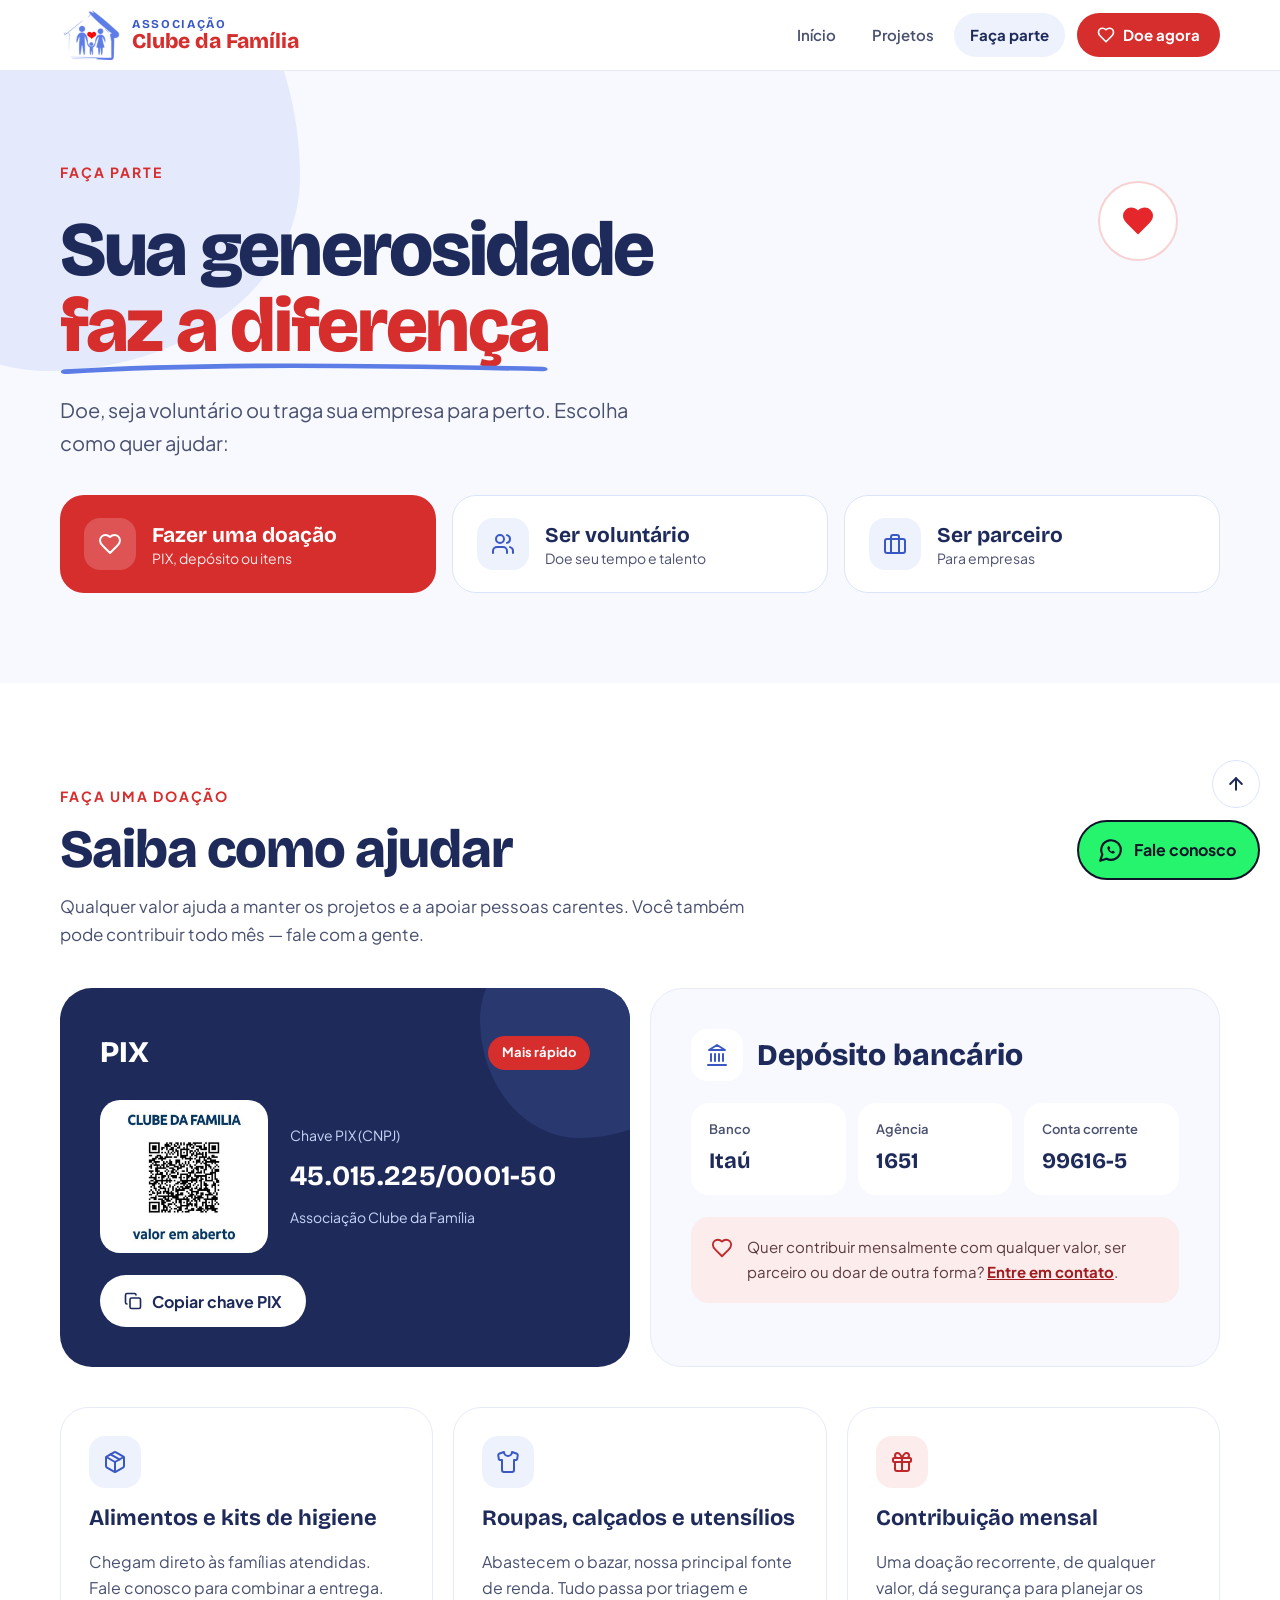
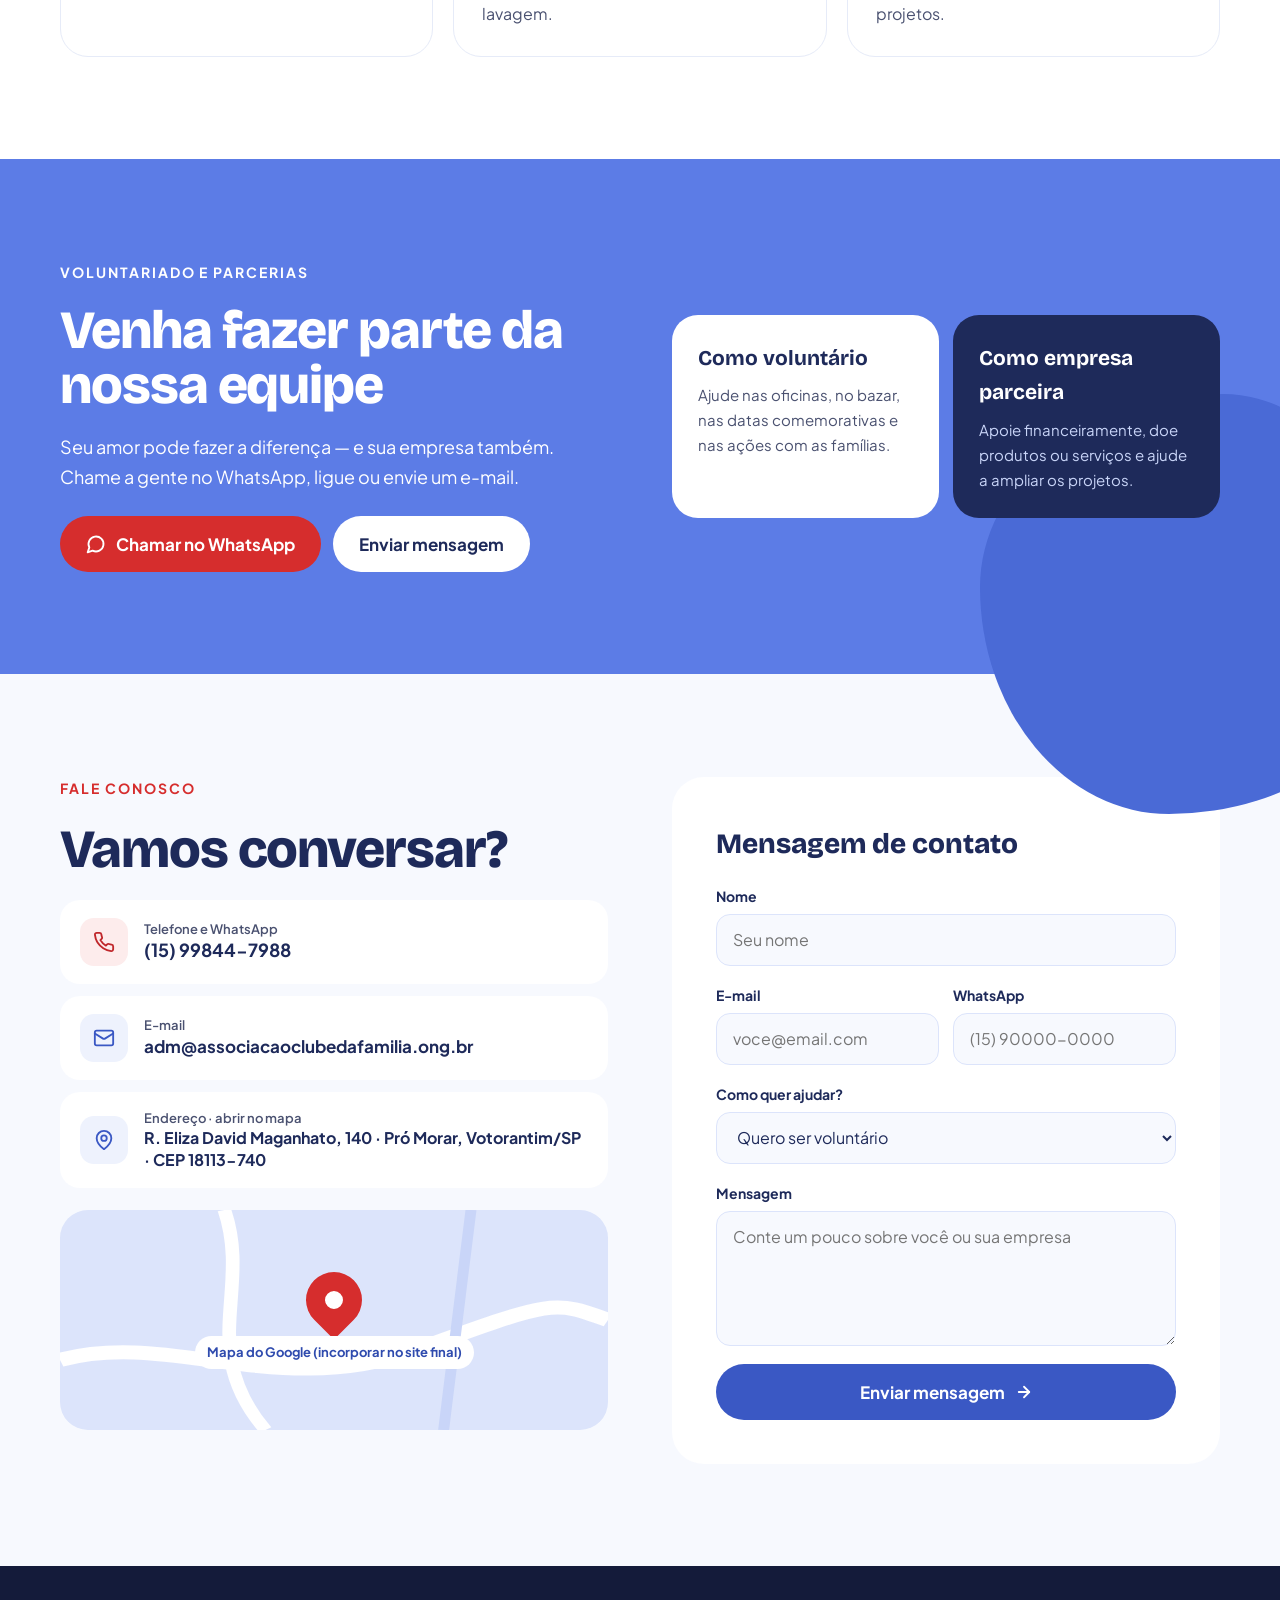
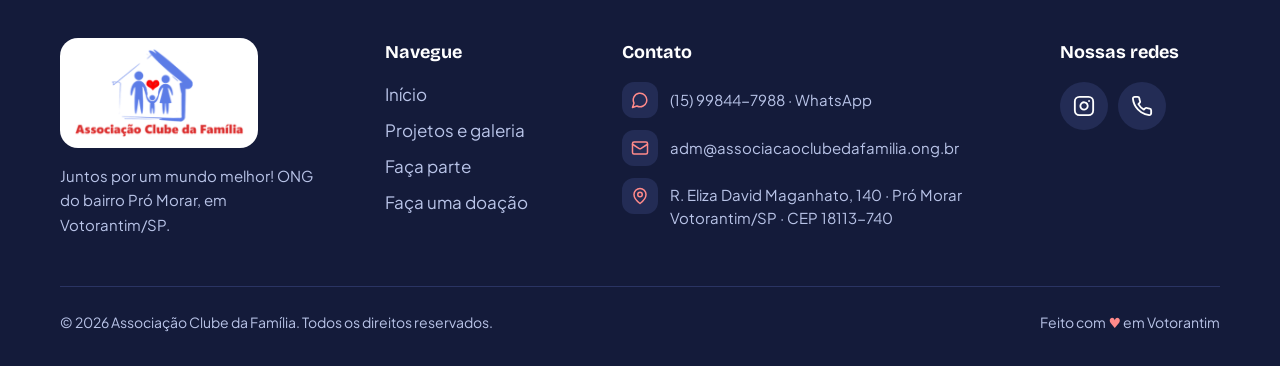
<file: faca-parte.html>
<!doctype html>
<html lang="pt-BR">
<head>
<meta charset="utf-8">
<meta name="viewport" content="width=device-width, initial-scale=1">
<title>Faça parte — Associação Clube da Família</title>
<meta name="description" content="Doe por PIX ou depósito, seja voluntário ou parceiro da Associação Clube da Família, em Votorantim/SP.">
<meta property="og:title" content="Faça parte — Associação Clube da Família">
<meta property="og:description" content="Doe por PIX ou depósito, seja voluntário ou parceiro da Associação Clube da Família, em Votorantim/SP.">
<meta property="og:image" content="assets/img/logo-full.png">
<meta property="og:locale" content="pt_BR">
<meta name="theme-color" content="#5C7CE6">
<link rel="icon" type="image/png" href="assets/img/logo-mark.png">
<link rel="preconnect" href="https://fonts.googleapis.com">
<link rel="preconnect" href="https://fonts.gstatic.com" crossorigin>
<link rel="stylesheet" href="https://fonts.googleapis.com/css2?family=Bricolage+Grotesque:opsz,wght@12..96,500..800&amp;family=Plus+Jakarta+Sans:wght@400;500;600;700&amp;display=swap">
<link rel="stylesheet" href="assets/site.css">
</head>
<body>
<div id="topo" style="font-family: 'Plus Jakarta Sans', system-ui, sans-serif; color: #4A5170; font-size: 17px; line-height: 1.65; background: #ffffff; overflow-x: clip">

<!-- CABEÇALHO -->
<header style="position: sticky; top: 0; z-index: 30; background: #ffffff; border-bottom: 1px solid #E6EBF8">
<div style="max-width: 1240px; margin: 0 auto; padding: 10px clamp(16px, 4vw, 40px); display: flex; flex-wrap: wrap; align-items: center; justify-content: space-between; gap: 10px 24px">
<a href="index.html" aria-label="Associação Clube da Família — página inicial" style="display: flex; align-items: center; gap: 12px; text-decoration: none">
<img src="assets/img/logo-mark.png" alt="" style="width: 60px; height: 50px; object-fit: contain">
<span style="display: flex; flex-direction: column; line-height: 1.05"><span style="font-family: 'Bricolage Grotesque', sans-serif; font-weight: 700; font-size: 12px; letter-spacing: 0.14em; text-transform: uppercase; color: #3A58C4">Associação</span><span style="font-family: 'Bricolage Grotesque', sans-serif; font-weight: 800; font-size: 21px; color: #D62D2D">Clube da Família</span></span>
</a>
<nav class="nav-desktop" aria-label="Principal" style="flex-wrap: wrap; align-items: center; gap: 4px">
<a class="nav" href="index.html" style="display: inline-flex; align-items: center; min-height: 44px; padding: 0 16px; border-radius: 999px; font-weight: 600; font-size: 15px; text-decoration: none; color: #4A5170">Início</a>
<a class="nav" href="projetos.html" style="display: inline-flex; align-items: center; min-height: 44px; padding: 0 16px; border-radius: 999px; font-weight: 600; font-size: 15px; text-decoration: none; color: #4A5170">Projetos</a>
<a class="nav" href="faca-parte.html" aria-current="page" style="display: inline-flex; align-items: center; min-height: 44px; padding: 0 16px; border-radius: 999px; font-weight: 700; font-size: 15px; text-decoration: none; color: #1E2A5A; background: #EEF2FD">Faça parte</a>
<a class="btn btn-red" href="#doar" style="display: inline-flex; align-items: center; gap: 8px; min-height: 44px; padding: 0 20px; margin-left: 8px; border-radius: 999px; font-weight: 700; font-size: 15px; text-decoration: none; color: #ffffff; background: #D62D2D">
<svg width="18" height="18" viewBox="0 0 24 24" fill="none" stroke="currentColor" stroke-width="2.2" stroke-linecap="round" stroke-linejoin="round" aria-hidden="true"><path d="M19 14c1.49-1.46 3-3.21 3-5.5A5.5 5.5 0 0 0 16.5 3c-1.76 0-3 .5-4.5 2-1.5-1.5-2.74-2-4.5-2A5.5 5.5 0 0 0 2 8.5c0 2.3 1.5 4.05 3 5.5l7 7Z"></path></svg>
Doe agora</a>
</nav>
<button type="button" class="nav-toggle" id="menu-btn" aria-expanded="false" aria-controls="menu-mobile" aria-label="Abrir menu" style="width: 48px; height: 48px; border-radius: 999px; border: 1.5px solid #DCE4FB; background: #ffffff; color: #1E2A5A; cursor: pointer; align-items: center; justify-content: center; padding: 0">
<span class="ic-open" style="display: inline-flex"><svg width="22" height="22" viewBox="0 0 24 24" fill="none" stroke="currentColor" stroke-width="2.2" stroke-linecap="round" aria-hidden="true"><path d="M4 7h16"></path><path d="M4 12h16"></path><path d="M4 17h10"></path></svg></span>
<span class="ic-close" style="display: none"><svg width="22" height="22" viewBox="0 0 24 24" fill="none" stroke="currentColor" stroke-width="2.2" stroke-linecap="round" aria-hidden="true"><path d="M18 6 6 18"></path><path d="m6 6 12 12"></path></svg></span>
</button>
</div>
<nav id="menu-mobile" hidden class="menu-mobile" aria-label="Menu" style="display: flex; flex-direction: column; gap: 4px; padding: 4px clamp(16px, 4vw, 40px) 20px; border-top: 1px solid #E6EBF8; background: #ffffff">
<a href="index.html" style="display: flex; align-items: center; min-height: 56px; padding: 0 16px; border-radius: 16px; font-family: 'Bricolage Grotesque', sans-serif; font-weight: 700; font-size: 22px; text-decoration: none; color: #1E2A5A">Início</a>
<a href="projetos.html" style="display: flex; align-items: center; min-height: 56px; padding: 0 16px; border-radius: 16px; font-family: 'Bricolage Grotesque', sans-serif; font-weight: 700; font-size: 22px; text-decoration: none; color: #1E2A5A">Projetos e galeria</a>
<a href="faca-parte.html" aria-current="page" style="display: flex; align-items: center; justify-content: space-between; min-height: 56px; padding: 0 16px; border-radius: 16px; font-family: 'Bricolage Grotesque', sans-serif; font-weight: 700; font-size: 22px; text-decoration: none; color: #1E2A5A; background: #EEF2FD">Faça parte <span style="width: 8px; height: 8px; border-radius: 999px; background: #D62D2D"></span></a>
<a class="btn btn-red" href="#doar" style="display: flex; align-items: center; justify-content: center; gap: 8px; min-height: 56px; margin-top: 8px; border-radius: 999px; font-weight: 700; font-size: 17px; text-decoration: none; color: #ffffff; background: #D62D2D">Doe agora</a>
</nav>
</header>

<!-- HERO -->
<section style="position: relative; background: #F7F9FE; padding: clamp(56px, 7vw, 100px) 0 clamp(56px, 7vw, 96px)">
<div class="blob" aria-hidden="true" style="position: absolute; width: 460px; height: 460px; left: -160px; top: -160px; background: #E4EAFC; border-radius: 58% 42% 55% 45% / 46% 58% 42% 54%"></div>
<div class="float" aria-hidden="true" style="position: absolute; right: 8%; top: 18%; width: 80px; height: 80px; border-radius: 999px; background: #ffffff; border: 2px solid #F8D2D2; display: flex; align-items: center; justify-content: center; color: #E5262B"><svg width="36" height="36" viewBox="0 0 24 24" fill="currentColor"><path d="M19 14c1.49-1.46 3-3.21 3-5.5A5.5 5.5 0 0 0 16.5 3c-1.76 0-3 .5-4.5 2-1.5-1.5-2.74-2-4.5-2A5.5 5.5 0 0 0 2 8.5c0 2.3 1.5 4.05 3 5.5l7 7Z"></path></svg></div>
<div style="position: relative; max-width: 1240px; margin: 0 auto; padding: 0 clamp(16px, 4vw, 40px); display: flex; flex-direction: column; gap: 28px">
<span style="font-size: 14px; font-weight: 700; letter-spacing: 0.14em; text-transform: uppercase; color: #D62D2D">Faça parte</span>
<h1 style="margin: 0; max-width: 920px; font-family: 'Bricolage Grotesque', sans-serif; font-weight: 800; font-size: clamp(42px, 6vw, 80px); line-height: 1; letter-spacing: -0.03em; color: #1E2A5A">Sua generosidade <span style="position: relative; display: inline-block; color: #D62D2D">faz a diferença<svg viewBox="0 0 300 24" preserveAspectRatio="none" aria-hidden="true" style="position: absolute; left: 0; bottom: -12px; width: 100%; height: 16px"><path d="M4 16 C 70 6, 150 4, 296 12" stroke="#5C7CE6" stroke-width="7" fill="none" stroke-linecap="round"></path></svg></span></h1>
<p style="margin: 0; max-width: 620px; font-size: clamp(17px, 1.6vw, 20px)">Doe, seja voluntário ou traga sua empresa para perto. Escolha como quer ajudar:</p>
<div style="display: grid; grid-template-columns: repeat(auto-fit, minmax(min(100%, 260px), 1fr)); gap: 16px; margin-top: 8px">
<a class="lift" href="#doar" style="display: flex; align-items: center; gap: 16px; padding: 22px 24px; border-radius: 24px; background: #D62D2D; color: #ffffff; text-decoration: none">
<span style="display: inline-flex; flex-shrink: 0; width: 52px; height: 52px; border-radius: 16px; background: #DE5353; align-items: center; justify-content: center"><svg width="24" height="24" viewBox="0 0 24 24" fill="none" stroke="currentColor" stroke-width="2" stroke-linecap="round" stroke-linejoin="round" aria-hidden="true"><path d="M19 14c1.49-1.46 3-3.21 3-5.5A5.5 5.5 0 0 0 16.5 3c-1.76 0-3 .5-4.5 2-1.5-1.5-2.74-2-4.5-2A5.5 5.5 0 0 0 2 8.5c0 2.3 1.5 4.05 3 5.5l7 7Z"></path></svg></span>
<span style="display: flex; flex-direction: column; line-height: 1.3"><span style="font-family: 'Bricolage Grotesque', sans-serif; font-weight: 700; font-size: 21px">Fazer uma doação</span><span style="font-size: 14px; color: #FFE9E9">PIX, depósito ou itens</span></span>
</a>
<a class="lift" href="#voluntario" style="display: flex; align-items: center; gap: 16px; padding: 22px 24px; border-radius: 24px; background: #ffffff; border: 1px solid #DCE4FB; color: #4A5170; text-decoration: none">
<span style="display: inline-flex; flex-shrink: 0; width: 52px; height: 52px; border-radius: 16px; background: #EEF2FD; color: #3A58C4; align-items: center; justify-content: center"><svg width="24" height="24" viewBox="0 0 24 24" fill="none" stroke="currentColor" stroke-width="2" stroke-linecap="round" stroke-linejoin="round" aria-hidden="true"><path d="M16 21v-2a4 4 0 0 0-4-4H6a4 4 0 0 0-4 4v2"></path><circle cx="9" cy="7" r="4"></circle><path d="M22 21v-2a4 4 0 0 0-3-3.87"></path><path d="M16 3.13a4 4 0 0 1 0 7.75"></path></svg></span>
<span style="display: flex; flex-direction: column; line-height: 1.3"><span style="font-family: 'Bricolage Grotesque', sans-serif; font-weight: 700; font-size: 21px; color: #1E2A5A">Ser voluntário</span><span style="font-size: 14px">Doe seu tempo e talento</span></span>
</a>
<a class="lift" href="#contato" style="display: flex; align-items: center; gap: 16px; padding: 22px 24px; border-radius: 24px; background: #ffffff; border: 1px solid #DCE4FB; color: #4A5170; text-decoration: none">
<span style="display: inline-flex; flex-shrink: 0; width: 52px; height: 52px; border-radius: 16px; background: #EEF2FD; color: #3A58C4; align-items: center; justify-content: center"><svg width="24" height="24" viewBox="0 0 24 24" fill="none" stroke="currentColor" stroke-width="2" stroke-linecap="round" stroke-linejoin="round" aria-hidden="true"><rect width="20" height="14" x="2" y="7" rx="2"></rect><path d="M16 21V5a2 2 0 0 0-2-2h-4a2 2 0 0 0-2 2v16"></path></svg></span>
<span style="display: flex; flex-direction: column; line-height: 1.3"><span style="font-family: 'Bricolage Grotesque', sans-serif; font-weight: 700; font-size: 21px; color: #1E2A5A">Ser parceiro</span><span style="font-size: 14px">Para empresas</span></span>
</a>
</div>
</div>
</section>

<!-- DOAÇÃO -->
<section id="doar" style="padding: clamp(64px, 8vw, 110px) 0; background: #ffffff">
<div style="max-width: 1240px; margin: 0 auto; padding: 0 clamp(16px, 4vw, 40px); display: flex; flex-direction: column; gap: 40px">
<div style="display: flex; flex-direction: column; gap: 14px; max-width: 720px">
<span style="font-size: 14px; font-weight: 700; letter-spacing: 0.14em; text-transform: uppercase; color: #D62D2D">Faça uma doação</span>
<h2 style="margin: 0; font-family: 'Bricolage Grotesque', sans-serif; font-weight: 800; font-size: clamp(34px, 4.2vw, 54px); line-height: 1.04; letter-spacing: -0.02em; color: #1E2A5A">Saiba como ajudar</h2>
<p style="margin: 0">Qualquer valor ajuda a manter os projetos e a apoiar pessoas carentes. Você também pode contribuir todo mês — fale com a gente.</p>
</div>
<div style="display: grid; grid-template-columns: repeat(auto-fit, minmax(min(100%, 340px), 1fr)); gap: 20px">

<div style="position: relative; overflow: hidden; display: flex; flex-direction: column; gap: 22px; padding: clamp(28px, 4vw, 40px); border-radius: 32px; background: #1E2A5A; color: #C9D5F8">
<div aria-hidden="true" style="position: absolute; right: -70px; top: -70px; width: 220px; height: 220px; border-radius: 58% 42% 55% 45% / 46% 58% 42% 54%; background: #2A3870"></div>
<div style="position: relative; display: flex; align-items: center; justify-content: space-between; gap: 12px">
<span style="font-family: 'Bricolage Grotesque', sans-serif; font-weight: 800; font-size: 30px; color: #ffffff">PIX</span>
<span style="padding: 6px 14px; border-radius: 999px; background: #D62D2D; color: #ffffff; font-size: 13px; font-weight: 700">Mais rápido</span>
</div>
<div style="position: relative; display: flex; flex-wrap: wrap; gap: 22px; align-items: center">
<div style="width: 168px; flex-shrink: 0; border-radius: 20px; background: #ffffff; padding: 8px; overflow: hidden">
<img src="assets/img/pix.jpg" alt="QR Code PIX da Associação Clube da Família, valor em aberto" style="width: 100%; height: auto; display: block; border-radius: 12px">
</div>
<div style="display: flex; flex-direction: column; gap: 6px; min-width: 0; flex: 1 1 180px">
<span style="font-size: 14px; color: #C9D5F8">Chave PIX (CNPJ)</span>
<span style="font-family: 'Bricolage Grotesque', sans-serif; font-weight: 700; font-size: clamp(22px, 2.4vw, 28px); color: #ffffff; letter-spacing: 0.01em">45.015.225/0001-50</span>
<span style="font-size: 14px">Associação Clube da Família</span>
</div>
</div>
<button type="button" class="btn" id="copy-pix" data-key="45015225000150" style="position: relative; align-self: flex-start; display: inline-flex; align-items: center; gap: 10px; min-height: 52px; padding: 0 24px; border-radius: 999px; border: none; cursor: pointer; font-family: inherit; font-weight: 700; font-size: 16px; color: #1E2A5A; background: #ffffff">
<svg width="18" height="18" viewBox="0 0 24 24" fill="none" stroke="currentColor" stroke-width="2.2" stroke-linecap="round" stroke-linejoin="round" aria-hidden="true"><rect width="14" height="14" x="8" y="8" rx="2"></rect><path d="M4 16c-1.1 0-2-.9-2-2V4c0-1.1.9-2 2-2h10c1.1 0 2 .9 2 2"></path></svg>
<span id="copy-label">Copiar chave PIX</span></button>
</div>

<div style="display: flex; flex-direction: column; gap: 22px; padding: clamp(28px, 4vw, 40px); border-radius: 32px; background: #F7F9FE; border: 1px solid #E6EBF8">
<div style="display: flex; align-items: center; gap: 14px">
<span style="display: inline-flex; width: 52px; height: 52px; border-radius: 16px; background: #ffffff; color: #3A58C4; align-items: center; justify-content: center"><svg width="24" height="24" viewBox="0 0 24 24" fill="none" stroke="currentColor" stroke-width="2" stroke-linecap="round" stroke-linejoin="round" aria-hidden="true"><path d="M3 22h18"></path><path d="M6 18v-7"></path><path d="M10 18v-7"></path><path d="M14 18v-7"></path><path d="M18 18v-7"></path><path d="M12 2 20 7H4z"></path></svg></span>
<span style="font-family: 'Bricolage Grotesque', sans-serif; font-weight: 800; font-size: 30px; color: #1E2A5A">Depósito bancário</span>
</div>
<dl style="margin: 0; display: grid; grid-template-columns: repeat(auto-fit, minmax(min(100%, 120px), 1fr)); gap: 12px">
<div style="padding: 16px 18px; border-radius: 18px; background: #ffffff"><dt style="font-size: 13px; font-weight: 600">Banco</dt><dd style="margin: 2px 0 0; font-family: 'Bricolage Grotesque', sans-serif; font-weight: 700; font-size: 22px; color: #1E2A5A">Itaú</dd></div>
<div style="padding: 16px 18px; border-radius: 18px; background: #ffffff"><dt style="font-size: 13px; font-weight: 600">Agência</dt><dd style="margin: 2px 0 0; font-family: 'Bricolage Grotesque', sans-serif; font-weight: 700; font-size: 22px; color: #1E2A5A">1651</dd></div>
<div style="padding: 16px 18px; border-radius: 18px; background: #ffffff"><dt style="font-size: 13px; font-weight: 600">Conta corrente</dt><dd style="margin: 2px 0 0; font-family: 'Bricolage Grotesque', sans-serif; font-weight: 700; font-size: 22px; color: #1E2A5A">99616-5</dd></div>
</dl>
<div style="display: flex; gap: 14px; align-items: flex-start; padding: 18px 20px; border-radius: 18px; background: #FDECEC; color: #5A3B40; font-size: 15px">
<svg width="22" height="22" viewBox="0 0 24 24" fill="none" stroke="#C0272B" stroke-width="2" stroke-linecap="round" stroke-linejoin="round" aria-hidden="true" style="flex-shrink: 0; margin-top: 2px"><path d="M19 14c1.49-1.46 3-3.21 3-5.5A5.5 5.5 0 0 0 16.5 3c-1.76 0-3 .5-4.5 2-1.5-1.5-2.74-2-4.5-2A5.5 5.5 0 0 0 2 8.5c0 2.3 1.5 4.05 3 5.5l7 7Z"></path></svg>
<span>Quer contribuir mensalmente com qualquer valor, ser parceiro ou doar de outra forma? <a href="#contato" style="color: #A11C21; font-weight: 700">Entre em contato</a>.</span>
</div>
</div>
</div>

<div style="display: grid; grid-template-columns: repeat(auto-fit, minmax(min(100%, 300px), 1fr)); gap: 20px">
<div class="lift" style="display: flex; flex-direction: column; gap: 12px; padding: 28px; border-radius: 28px; background: #ffffff; border: 1px solid #E6EBF8">
<span style="display: inline-flex; width: 52px; height: 52px; border-radius: 16px; background: #EEF2FD; color: #3A58C4; align-items: center; justify-content: center"><svg width="24" height="24" viewBox="0 0 24 24" fill="none" stroke="currentColor" stroke-width="2" stroke-linecap="round" stroke-linejoin="round" aria-hidden="true"><path d="m7.5 4.27 9 5.15"></path><path d="M21 8a2 2 0 0 0-1-1.73l-7-4a2 2 0 0 0-2 0l-7 4A2 2 0 0 0 3 8v8a2 2 0 0 0 1 1.73l7 4a2 2 0 0 0 2 0l7-4A2 2 0 0 0 21 16Z"></path><path d="m3.3 7 8.7 5 8.7-5"></path><path d="M12 22V12"></path></svg></span>
<span style="font-family: 'Bricolage Grotesque', sans-serif; font-weight: 700; font-size: 22px; color: #1E2A5A">Alimentos e kits de higiene</span>
<span style="font-size: 16px">Chegam direto às famílias atendidas. Fale conosco para combinar a entrega.</span>
</div>
<div class="lift" style="display: flex; flex-direction: column; gap: 12px; padding: 28px; border-radius: 28px; background: #ffffff; border: 1px solid #E6EBF8">
<span style="display: inline-flex; width: 52px; height: 52px; border-radius: 16px; background: #EEF2FD; color: #3A58C4; align-items: center; justify-content: center"><svg width="24" height="24" viewBox="0 0 24 24" fill="none" stroke="currentColor" stroke-width="2" stroke-linecap="round" stroke-linejoin="round" aria-hidden="true"><path d="M20.38 3.46 16 2a4 4 0 0 1-8 0L3.62 3.46a2 2 0 0 0-1.34 2.23l.58 3.47a1 1 0 0 0 .99.84H6v10c0 1.1.9 2 2 2h8a2 2 0 0 0 2-2V10h2.15a1 1 0 0 0 .99-.84l.58-3.47a2 2 0 0 0-1.34-2.23z"></path></svg></span>
<span style="font-family: 'Bricolage Grotesque', sans-serif; font-weight: 700; font-size: 22px; color: #1E2A5A">Roupas, calçados e utensílios</span>
<span style="font-size: 16px">Abastecem o bazar, nossa principal fonte de renda. Tudo passa por triagem e lavagem.</span>
</div>
<div class="lift" style="display: flex; flex-direction: column; gap: 12px; padding: 28px; border-radius: 28px; background: #ffffff; border: 1px solid #E6EBF8">
<span style="display: inline-flex; width: 52px; height: 52px; border-radius: 16px; background: #FDECEC; color: #C0272B; align-items: center; justify-content: center"><svg width="24" height="24" viewBox="0 0 24 24" fill="none" stroke="currentColor" stroke-width="2" stroke-linecap="round" stroke-linejoin="round" aria-hidden="true"><rect x="3" y="8" width="18" height="4" rx="1"></rect><path d="M12 8v13"></path><path d="M19 12v7a2 2 0 0 1-2 2H7a2 2 0 0 1-2-2v-7"></path><path d="M7.5 8a2.5 2.5 0 0 1 0-5C10 3 12 8 12 8s2-5 4.5-5a2.5 2.5 0 0 1 0 5"></path></svg></span>
<span style="font-family: 'Bricolage Grotesque', sans-serif; font-weight: 700; font-size: 22px; color: #1E2A5A">Contribuição mensal</span>
<span style="font-size: 16px">Uma doação recorrente, de qualquer valor, dá segurança para planejar os projetos.</span>
</div>
</div>
</div>
</section>

<!-- VOLUNTÁRIO / PARCEIRO -->
<section id="voluntario" style="position: relative; padding: clamp(64px, 8vw, 110px) 0; background: #5C7CE6; color: #ffffff">
<div class="blob" aria-hidden="true" style="position: absolute; right: -120px; bottom: -140px; width: 420px; height: 420px; background: #4A6AD6; border-radius: 58% 42% 55% 45% / 46% 58% 42% 54%"></div>
<div style="position: relative; max-width: 1240px; margin: 0 auto; padding: 0 clamp(16px, 4vw, 40px); display: grid; grid-template-columns: repeat(auto-fit, minmax(min(100%, 420px), 1fr)); gap: clamp(32px, 5vw, 72px); align-items: center">
<div style="display: flex; flex-direction: column; gap: 18px">
<span style="font-size: 14px; font-weight: 700; letter-spacing: 0.14em; text-transform: uppercase; color: #ffffff">Voluntariado e parcerias</span>
<h2 style="margin: 0; font-family: 'Bricolage Grotesque', sans-serif; font-weight: 800; font-size: clamp(34px, 4.2vw, 54px); line-height: 1.04; letter-spacing: -0.02em; color: #ffffff">Venha fazer parte da nossa equipe</h2>
<p style="margin: 0; color: #ffffff; font-size: 18px">Seu amor pode fazer a diferença — e sua empresa também. Chame a gente no WhatsApp, ligue ou envie um e-mail.</p>
<div style="display: flex; flex-wrap: wrap; gap: 12px; margin-top: 6px">
<a class="btn btn-red" href="https://wa.me/5515998447988" style="display: inline-flex; align-items: center; gap: 10px; min-height: 56px; padding: 0 26px; border-radius: 999px; font-weight: 700; font-size: 17px; text-decoration: none; color: #ffffff; background: #D62D2D">
<svg width="20" height="20" viewBox="0 0 24 24" fill="none" stroke="currentColor" stroke-width="2.2" stroke-linecap="round" stroke-linejoin="round" aria-hidden="true"><path d="M7.9 20A9 9 0 1 0 4 16.1L2 22Z"></path></svg>
Chamar no WhatsApp</a>
<a class="btn btn-ghost" href="#contato" style="display: inline-flex; align-items: center; gap: 10px; min-height: 56px; padding: 0 26px; border-radius: 999px; font-weight: 700; font-size: 17px; text-decoration: none; color: #1E2A5A; background: #ffffff">Enviar mensagem</a>
</div>
</div>
<div style="display: grid; grid-template-columns: repeat(auto-fit, minmax(min(100%, 220px), 1fr)); gap: 14px">
<div style="display: flex; flex-direction: column; gap: 8px; padding: 26px; border-radius: 26px; background: #ffffff; color: #4A5170">
<span style="font-family: 'Bricolage Grotesque', sans-serif; font-weight: 700; font-size: 21px; color: #1E2A5A">Como voluntário</span>
<span style="font-size: 15px">Ajude nas oficinas, no bazar, nas datas comemorativas e nas ações com as famílias.</span>
</div>
<div style="display: flex; flex-direction: column; gap: 8px; padding: 26px; border-radius: 26px; background: #1E2A5A; color: #C9D5F8">
<span style="font-family: 'Bricolage Grotesque', sans-serif; font-weight: 700; font-size: 21px; color: #ffffff">Como empresa parceira</span>
<span style="font-size: 15px">Apoie financeiramente, doe produtos ou serviços e ajude a ampliar os projetos.</span>
</div>
</div>
</div>
</section>

<!-- CONTATO -->
<section id="contato" style="padding: clamp(64px, 8vw, 110px) 0; background: #F7F9FE">
<div style="max-width: 1240px; margin: 0 auto; padding: 0 clamp(16px, 4vw, 40px); display: grid; grid-template-columns: repeat(auto-fit, minmax(min(100%, 400px), 1fr)); gap: clamp(32px, 5vw, 64px); align-items: start">
<div style="display: flex; flex-direction: column; gap: 22px">
<span style="font-size: 14px; font-weight: 700; letter-spacing: 0.14em; text-transform: uppercase; color: #D62D2D">Fale conosco</span>
<h2 style="margin: 0; font-family: 'Bricolage Grotesque', sans-serif; font-weight: 800; font-size: clamp(34px, 4.2vw, 54px); line-height: 1.04; letter-spacing: -0.02em; color: #1E2A5A">Vamos conversar?</h2>
<div style="display: flex; flex-direction: column; gap: 12px">
<a class="lift" href="https://wa.me/5515998447988" style="display: flex; align-items: center; gap: 16px; padding: 18px 20px; border-radius: 20px; background: #ffffff; text-decoration: none; color: #4A5170">
<span style="display: inline-flex; flex-shrink: 0; width: 48px; height: 48px; border-radius: 14px; background: #FDECEC; color: #C0272B; align-items: center; justify-content: center"><svg width="22" height="22" viewBox="0 0 24 24" fill="none" stroke="currentColor" stroke-width="2" stroke-linecap="round" stroke-linejoin="round" aria-hidden="true"><path d="M22 16.92v3a2 2 0 0 1-2.18 2 19.79 19.79 0 0 1-8.63-3.07 19.5 19.5 0 0 1-6-6 19.79 19.79 0 0 1-3.07-8.67A2 2 0 0 1 4.11 2h3a2 2 0 0 1 2 1.72 12.84 12.84 0 0 0 .7 2.81 2 2 0 0 1-.45 2.11L8.09 9.91a16 16 0 0 0 6 6l1.27-1.27a2 2 0 0 1 2.11-.45 12.84 12.84 0 0 0 2.81.7A2 2 0 0 1 22 16.92z"></path></svg></span>
<span style="display: flex; flex-direction: column; line-height: 1.35"><span style="font-size: 13px; font-weight: 600">Telefone e WhatsApp</span><span style="font-weight: 700; font-size: 18px; color: #1E2A5A">(15) 99844-7988</span></span>
</a>
<a class="lift" href="mailto:adm@associacaoclubedafamilia.ong.br" style="display: flex; align-items: center; gap: 16px; padding: 18px 20px; border-radius: 20px; background: #ffffff; text-decoration: none; color: #4A5170">
<span style="display: inline-flex; flex-shrink: 0; width: 48px; height: 48px; border-radius: 14px; background: #EEF2FD; color: #3A58C4; align-items: center; justify-content: center"><svg width="22" height="22" viewBox="0 0 24 24" fill="none" stroke="currentColor" stroke-width="2" stroke-linecap="round" stroke-linejoin="round" aria-hidden="true"><rect width="20" height="16" x="2" y="4" rx="2"></rect><path d="m22 7-8.97 5.7a1.94 1.94 0 0 1-2.06 0L2 7"></path></svg></span>
<span style="display: flex; flex-direction: column; line-height: 1.35; min-width: 0"><span style="font-size: 13px; font-weight: 600">E-mail</span><span style="font-weight: 700; font-size: 17px; color: #1E2A5A; word-break: break-all">adm@associacaoclubedafamilia.ong.br</span></span>
</a>
<a class="lift" href="https://www.google.com/maps/search/?api=1&amp;query=R.+Eliza+David+Maganhato,+140,+Votorantim+SP" style="display: flex; align-items: center; gap: 16px; padding: 18px 20px; border-radius: 20px; background: #ffffff; text-decoration: none; color: #4A5170">
<span style="display: inline-flex; flex-shrink: 0; width: 48px; height: 48px; border-radius: 14px; background: #EEF2FD; color: #3A58C4; align-items: center; justify-content: center"><svg width="22" height="22" viewBox="0 0 24 24" fill="none" stroke="currentColor" stroke-width="2" stroke-linecap="round" stroke-linejoin="round" aria-hidden="true"><path d="M20 10c0 6-8 12-8 12s-8-6-8-12a8 8 0 0 1 16 0Z"></path><circle cx="12" cy="10" r="3"></circle></svg></span>
<span style="display: flex; flex-direction: column; line-height: 1.35"><span style="font-size: 13px; font-weight: 600">Endereço · abrir no mapa</span><span style="font-weight: 700; font-size: 16px; color: #1E2A5A">R. Eliza David Maganhato, 140 · Pró Morar, Votorantim/SP · CEP 18113-740</span></span>
</a>
</div>
<div style="position: relative; height: 220px; border-radius: 28px; background: #DCE4FB; overflow: hidden; display: flex; flex-direction: column; align-items: center; justify-content: center; gap: 8px; color: #2F4BAE">
<svg viewBox="0 0 400 220" preserveAspectRatio="none" aria-hidden="true" style="position: absolute; inset: 0; width: 100%; height: 100%"><path d="M0 150 C 80 120, 160 190, 260 140 S 360 90, 400 110" stroke="#ffffff" stroke-width="14" fill="none"></path><path d="M120 0 C 140 80, 100 140, 150 220" stroke="#ffffff" stroke-width="10" fill="none"></path><path d="M300 0 L 280 220" stroke="#C9D5F8" stroke-width="8" fill="none"></path></svg>
<span style="position: relative; display: inline-flex; width: 56px; height: 56px; border-radius: 999px 999px 999px 4px; transform: rotate(-45deg); background: #D62D2D; align-items: center; justify-content: center"><span style="width: 18px; height: 18px; border-radius: 999px; background: #ffffff"></span></span>
<span style="position: relative; font-size: 13px; font-weight: 700; padding: 6px 12px; border-radius: 999px; background: #ffffff">Mapa do Google (incorporar no site final)</span>
</div>
</div>

<div style="padding: clamp(28px, 4vw, 44px); border-radius: 32px; background: #ffffff">
<form id="contact-form" style="display: flex; flex-direction: column; gap: 18px">
<span style="font-family: 'Bricolage Grotesque', sans-serif; font-weight: 800; font-size: 28px; color: #1E2A5A">Mensagem de contato</span>
<div style="display: flex; flex-direction: column; gap: 6px">
<label for="f-nome" style="font-size: 14px; font-weight: 700; color: #1E2A5A">Nome</label>
<input id="f-nome" class="field" type="text" name="nome" required autocomplete="name" placeholder="Seu nome" style="min-height: 52px; padding: 0 16px; border-radius: 14px; border: 1.5px solid #DCE4FB; background: #F7F9FE; font-family: inherit; font-size: 16px; color: #1E2A5A">
</div>
<div style="display: grid; grid-template-columns: repeat(auto-fit, minmax(min(100%, 200px), 1fr)); gap: 14px">
<div style="display: flex; flex-direction: column; gap: 6px">
<label for="f-email" style="font-size: 14px; font-weight: 700; color: #1E2A5A">E-mail</label>
<input id="f-email" class="field" type="email" name="email" required autocomplete="email" placeholder="voce@email.com" style="min-height: 52px; padding: 0 16px; border-radius: 14px; border: 1.5px solid #DCE4FB; background: #F7F9FE; font-family: inherit; font-size: 16px; color: #1E2A5A">
</div>
<div style="display: flex; flex-direction: column; gap: 6px">
<label for="f-tel" style="font-size: 14px; font-weight: 700; color: #1E2A5A">WhatsApp</label>
<input id="f-tel" class="field" type="tel" name="telefone" autocomplete="tel" placeholder="(15) 90000-0000" style="min-height: 52px; padding: 0 16px; border-radius: 14px; border: 1.5px solid #DCE4FB; background: #F7F9FE; font-family: inherit; font-size: 16px; color: #1E2A5A">
</div>
</div>
<div style="display: flex; flex-direction: column; gap: 6px">
<label for="f-assunto" style="font-size: 14px; font-weight: 700; color: #1E2A5A">Como quer ajudar?</label>
<select id="f-assunto" class="field" name="assunto" style="min-height: 52px; padding: 0 16px; border-radius: 14px; border: 1.5px solid #DCE4FB; background: #F7F9FE; font-family: inherit; font-size: 16px; color: #1E2A5A">
<option>Quero ser voluntário</option>
<option>Quero que minha empresa seja parceira</option>
<option>Quero doar alimentos, roupas ou utensílios</option>
<option>Quero contribuir mensalmente</option>
<option>Outro assunto</option>
</select>
</div>
<div style="display: flex; flex-direction: column; gap: 6px">
<label for="f-msg" style="font-size: 14px; font-weight: 700; color: #1E2A5A">Mensagem</label>
<textarea id="f-msg" class="field" name="mensagem" rows="5" required placeholder="Conte um pouco sobre você ou sua empresa" style="padding: 14px 16px; border-radius: 14px; border: 1.5px solid #DCE4FB; background: #F7F9FE; font-family: inherit; font-size: 16px; color: #1E2A5A; resize: vertical"></textarea>
</div>
<button type="submit" class="btn btn-blue" style="display: inline-flex; align-items: center; justify-content: center; gap: 10px; min-height: 56px; padding: 0 28px; border-radius: 999px; border: none; cursor: pointer; font-family: inherit; font-weight: 700; font-size: 17px; color: #ffffff; background: #3A58C4">Enviar mensagem
<svg width="18" height="18" viewBox="0 0 24 24" fill="none" stroke="currentColor" stroke-width="2.4" stroke-linecap="round" stroke-linejoin="round" aria-hidden="true"><path d="M5 12h14"></path><path d="m12 5 7 7-7 7"></path></svg></button>
</form>
<div id="form-sent" hidden style="display: flex; flex-direction: column; align-items: flex-start; gap: 16px; padding: 24px 0">
<span style="display: inline-flex; width: 72px; height: 72px; border-radius: 999px; background: #FDECEC; color: #D62D2D; align-items: center; justify-content: center"><svg width="34" height="34" viewBox="0 0 24 24" fill="currentColor" aria-hidden="true"><path d="M19 14c1.49-1.46 3-3.21 3-5.5A5.5 5.5 0 0 0 16.5 3c-1.76 0-3 .5-4.5 2-1.5-1.5-2.74-2-4.5-2A5.5 5.5 0 0 0 2 8.5c0 2.3 1.5 4.05 3 5.5l7 7Z"></path></svg></span>
<span style="font-family: 'Bricolage Grotesque', sans-serif; font-weight: 800; font-size: 30px; color: #1E2A5A">Mensagem enviada. Obrigado!</span>
<span>Responderemos em breve. Se preferir, chame a gente no WhatsApp: (15) 99844-7988.</span>
<button type="button" class="btn btn-ghost" id="form-reset" style="min-height: 48px; padding: 0 22px; border-radius: 999px; border: 2px solid #5C7CE6; background: #ffffff; cursor: pointer; font-family: inherit; font-weight: 700; font-size: 15px; color: #3A58C4">Enviar outra mensagem</button>
</div>
</div>
</div>
</section>

<!-- RODAPÉ -->
<footer style="background: #141B3A; color: #B9C4E8; padding: 72px 0 32px">
<div style="max-width: 1240px; margin: 0 auto; padding: 0 clamp(16px, 4vw, 40px); display: flex; flex-direction: column; gap: 48px">
<div style="display: flex; flex-wrap: wrap; gap: 40px 56px">
<div style="flex: 1.4 1 240px; display: flex; flex-direction: column; gap: 16px">
<div style="display: inline-flex; align-self: flex-start; padding: 10px 14px; border-radius: 18px; background: #ffffff"><img src="assets/img/logo-full.png" alt="Associação Clube da Família" style="width: 170px; height: auto; display: block"></div>
<span style="font-size: 15px">Juntos por um mundo melhor! ONG do bairro Pró Morar, em Votorantim/SP.</span>
</div>
<nav aria-label="Rodapé" style="flex: 1 1 160px; display: flex; flex-direction: column; gap: 4px">
<span style="font-family: 'Bricolage Grotesque', sans-serif; font-weight: 700; font-size: 18px; color: #ffffff; margin-bottom: 8px">Navegue</span>
<a href="index.html" style="color: #B9C4E8; text-decoration: none; min-height: 32px">Início</a>
<a href="projetos.html" style="color: #B9C4E8; text-decoration: none; min-height: 32px">Projetos e galeria</a>
<a href="faca-parte.html" style="color: #B9C4E8; text-decoration: none; min-height: 32px">Faça parte</a>
<a href="#doar" style="color: #B9C4E8; text-decoration: none; min-height: 32px">Faça uma doação</a>
</nav>
<div style="flex: 2 1 340px; display: flex; flex-direction: column; gap: 12px; font-size: 15px">
<span style="font-family: 'Bricolage Grotesque', sans-serif; font-weight: 700; font-size: 18px; color: #ffffff; margin-bottom: 2px">Contato</span>
<a href="https://wa.me/5515998447988" style="display: flex; align-items: center; gap: 12px; color: #B9C4E8; text-decoration: none; white-space: nowrap"><span aria-hidden="true" style="display: inline-flex; flex-shrink: 0; width: 36px; height: 36px; border-radius: 12px; background: #232C55; color: #FF8A8A; align-items: center; justify-content: center"><svg width="18" height="18" viewBox="0 0 24 24" fill="none" stroke="currentColor" stroke-width="2" stroke-linecap="round" stroke-linejoin="round"><path d="M7.9 20A9 9 0 1 0 4 16.1L2 22Z"></path></svg></span><span>(15) 99844-7988 · WhatsApp</span></a>
<a href="mailto:adm@associacaoclubedafamilia.ong.br" style="display: flex; align-items: center; gap: 12px; color: #B9C4E8; text-decoration: none; white-space: nowrap"><span aria-hidden="true" style="display: inline-flex; flex-shrink: 0; width: 36px; height: 36px; border-radius: 12px; background: #232C55; color: #FF8A8A; align-items: center; justify-content: center"><svg width="18" height="18" viewBox="0 0 24 24" fill="none" stroke="currentColor" stroke-width="2" stroke-linecap="round" stroke-linejoin="round"><rect width="20" height="16" x="2" y="4" rx="2"></rect><path d="m22 7-8.97 5.7a1.94 1.94 0 0 1-2.06 0L2 7"></path></svg></span><span>adm@associacaoclubedafamilia.ong.br</span></a>
<a href="https://www.google.com/maps/search/?api=1&amp;query=R.+Eliza+David+Maganhato,+140,+Votorantim+SP" target="_blank" rel="noopener" style="display: flex; align-items: flex-start; gap: 12px; color: #B9C4E8; text-decoration: none"><span aria-hidden="true" style="display: inline-flex; flex-shrink: 0; width: 36px; height: 36px; border-radius: 12px; background: #232C55; color: #FF8A8A; align-items: center; justify-content: center"><svg width="18" height="18" viewBox="0 0 24 24" fill="none" stroke="currentColor" stroke-width="2" stroke-linecap="round" stroke-linejoin="round"><path d="M20 10c0 6-8 12-8 12s-8-6-8-12a8 8 0 0 1 16 0Z"></path><circle cx="12" cy="10" r="3"></circle></svg></span><span style="display: flex; flex-direction: column; line-height: 1.5; padding-top: 6px"><span style="white-space: nowrap">R. Eliza David Maganhato, 140 · Pró Morar</span><span style="white-space: nowrap">Votorantim/SP · CEP 18113-740</span></span></a>
</div>
<div style="flex: 0 1 160px; display: flex; flex-direction: column; gap: 14px">
<span style="font-family: 'Bricolage Grotesque', sans-serif; font-weight: 700; font-size: 18px; color: #ffffff">Nossas redes</span>
<div style="display: flex; gap: 10px">
<a class="btn" href="https://www.instagram.com/ong.clubedafamilia/" target="_blank" rel="noopener" aria-label="Instagram @ong.clubedafamilia" style="display: inline-flex; width: 48px; height: 48px; border-radius: 999px; background: #232C55; color: #ffffff; align-items: center; justify-content: center"><svg width="22" height="22" viewBox="0 0 24 24" fill="none" stroke="currentColor" stroke-width="2" stroke-linecap="round" stroke-linejoin="round" aria-hidden="true"><rect width="20" height="20" x="2" y="2" rx="5"></rect><path d="M16 11.37A4 4 0 1 1 12.63 8 4 4 0 0 1 16 11.37z"></path><path d="M17.5 6.5h.01"></path></svg></a>
<a class="btn" href="https://wa.me/5515998447988" aria-label="WhatsApp" style="display: inline-flex; width: 48px; height: 48px; border-radius: 999px; background: #232C55; color: #ffffff; align-items: center; justify-content: center"><svg width="22" height="22" viewBox="0 0 24 24" fill="none" stroke="currentColor" stroke-width="2" stroke-linecap="round" stroke-linejoin="round" aria-hidden="true"><path d="M22 16.92v3a2 2 0 0 1-2.18 2 19.79 19.79 0 0 1-8.63-3.07 19.5 19.5 0 0 1-6-6 19.79 19.79 0 0 1-3.07-8.67A2 2 0 0 1 4.11 2h3a2 2 0 0 1 2 1.72 12.84 12.84 0 0 0 .7 2.81 2 2 0 0 1-.45 2.11L8.09 9.91a16 16 0 0 0 6 6l1.27-1.27a2 2 0 0 1 2.11-.45 12.84 12.84 0 0 0 2.81.7A2 2 0 0 1 22 16.92z"></path></svg></a>
</div>
</div>
</div>
<div style="display: flex; flex-wrap: wrap; justify-content: space-between; gap: 12px; padding-top: 24px; border-top: 1px solid #2A3463; font-size: 14px">
<span>© 2026 Associação Clube da Família. Todos os direitos reservados.</span>
<span>Feito com <span style="color: #FF8A8A">♥</span> em Votorantim</span>
</div>
</div>
</footer>

<!-- BOTÕES FLUTUANTES -->
<div style="position: fixed; right: 20px; bottom: 20px; z-index: 40; display: flex; flex-direction: column; align-items: flex-end; gap: 12px">
<a class="btn fab-top" href="#topo" aria-label="Voltar ao topo" style="display: inline-flex; width: 48px; height: 48px; border-radius: 999px; background: #ffffff; color: #1E2A5A; border: 1.5px solid #DCE4FB; align-items: center; justify-content: center"><svg width="20" height="20" viewBox="0 0 24 24" fill="none" stroke="currentColor" stroke-width="2.4" stroke-linecap="round" stroke-linejoin="round" aria-hidden="true"><path d="m5 12 7-7 7 7"></path><path d="M12 19V5"></path></svg></a>
<a class="btn btn-neon fab-wa" href="https://wa.me/5515998447988" aria-label="Fale conosco pelo WhatsApp" style="display: inline-flex; align-items: center; gap: 10px; min-width: 60px; height: 60px; padding: 0 22px 0 19px; border-radius: 999px; background: #25F46C; color: #0E132A; border: 2px solid #0E132A; font-weight: 700; font-size: 16px; text-decoration: none"><svg width="26" height="26" viewBox="0 0 24 24" fill="none" stroke="currentColor" stroke-width="2" stroke-linecap="round" stroke-linejoin="round" aria-hidden="true"><path d="M7.9 20A9 9 0 1 0 4 16.1L2 22Z"></path><path d="M15.6 14.1c-.4.9-1.3 1.4-2.2 1.2-2.3-.6-4.1-2.4-4.7-4.7-.2-.9.3-1.8 1.2-2.2l.5.1.9 1.6-.1.5-.6.6c.4 1 1.2 1.8 2.2 2.2l.6-.6.5-.1 1.6.9z" fill="currentColor" stroke="none"></path></svg><span class="fab-label">Fale conosco</span></a>
</div>

</div>
<script src="assets/site.js" defer></script>
</body>
</html>
</file>
<file: assets/site.css>
/* Associação Clube da Família — estilos compartilhados */
*{box-sizing:border-box}
html{scroll-behavior:smooth}
body{margin:0;background:#ffffff}
a{color:#3A58C4}a:hover{color:#1E2A5A}
a:focus-visible,button:focus-visible{outline:3px solid #5C7CE6;outline-offset:3px}
::selection{background:#F8D2D2;color:#1E2A5A}

/* cartões e botões */
.lift{transition:transform .35s cubic-bezier(.2,.8,.2,1),box-shadow .35s}
.lift:hover{transform:translateY(-6px)}
.btn{transition:transform .2s,background-color .2s,box-shadow .2s,color .2s}
.btn:hover{transform:translateY(-2px)}
.btn:active{transform:translateY(0) scale(.98)}
.btn-red:hover{background-color:#B91F24 !important;color:#ffffff !important}
.btn-ghost:hover{background-color:#EEF2FD !important;color:#1E2A5A !important}
.btn-white:hover{background-color:#FDECEC !important;color:#B91F24 !important}
.btn-blue:hover{background-color:#2F4BAE !important;color:#ffffff !important}
.arrow{transition:transform .25s}
.lift:hover .arrow,.btn:hover .arrow{transform:translateX(5px)}
.chip{transition:background-color .2s,color .2s,border-color .2s}
.chip:hover{border-color:#5C7CE6 !important}
.field{transition:border-color .2s,box-shadow .2s}
.field:focus{outline:none;border-color:#5C7CE6 !important;box-shadow:0 0 0 4px #DCE4FB}

/* navegação */
.nav{transition:background-color .2s,color .2s}
.nav:hover{background-color:#EEF2FD;color:#1E2A5A !important}
.nav-desktop{display:flex}
.nav-toggle{display:none}
.menu-mobile a{transition:background-color .2s}
.menu-mobile a:hover{background-color:#EEF2FD}
@media (max-width: 860px){
  .nav-desktop{display:none}
  .nav-toggle{display:inline-flex}
}
@keyframes drop{from{opacity:0;translate:0 -8px}to{opacity:1;translate:0 0}}
.menu-mobile{animation:drop .25s ease-out both}

/* galeria */
.tile{transition:transform .35s cubic-bezier(.2,.8,.2,1),box-shadow .35s}
.tile:hover{transform:scale(1.02) rotate(-0.4deg)}
.tile .zoom{opacity:0;transition:opacity .25s}
.tile:hover .zoom,.tile:focus-visible .zoom{opacity:1}
@keyframes fade{from{opacity:0}to{opacity:1}}
@keyframes pop{from{opacity:0;scale:.94}to{opacity:1;scale:1}}
.lightbox{animation:fade .2s ease-out both}
.lightbox-figure{animation:pop .3s cubic-bezier(.2,.8,.2,1) both}
.lb-btn{transition:background-color .2s}
.lb-btn:hover{background-color:#3A4470 !important}

/* botões flutuantes */
@keyframes pulse{0%,70%,100%{scale:1}80%{scale:1.07}90%{scale:.98}}
.fab-wa{animation:pulse 2.6s ease-out infinite}
@media (max-width: 560px){.fab-label{display:none}}

/* formas orgânicas */
@keyframes floaty{0%,100%{transform:translateY(0) rotate(-8deg)}50%{transform:translateY(-12px) rotate(6deg)}}
@keyframes drift{0%,100%{border-radius:58% 42% 55% 45% / 46% 58% 42% 54%}50%{border-radius:44% 56% 42% 58% / 56% 42% 58% 44%}}
.float{animation:floaty 5s ease-in-out infinite}
.blob{animation:drift 14s ease-in-out infinite}

/* entrada ao rolar a página (navegadores compatíveis) */
@keyframes rise{from{opacity:0;translate:0 36px}to{opacity:1;translate:0 0}}
@keyframes appear{from{opacity:0;scale:.6}to{opacity:1;scale:1}}
@supports (animation-timeline: view()){
  h2,.lift,article,.tile{animation:rise linear both;animation-timeline:view();animation-range:entry 0% entry 45%}
  .fab-top{animation:appear linear both;animation-timeline:scroll(root);animation-range:0 400px}
}

@media (prefers-reduced-motion: reduce){
  html{scroll-behavior:auto}
  .float,.blob,.fab-wa,.menu-mobile,.lightbox,.lightbox-figure{animation:none}
  h2,.lift,article,.tile,.fab-top{animation:none}
  .lift,.btn,.arrow,.tile{transition:none}
  .fab-wa{animation:none}
}

/* linha do tempo */
.tl-scroll{scrollbar-width:thin;scrollbar-color:#C9D5F8 #EEF2FD}
.tl-hint{display:none}
.tl-dot{transition:transform .25s cubic-bezier(.2,.8,.2,1)}
.tl-item:hover .tl-dot{transform:scale(1.18)}
@media (max-width: 1100px){.tl-hint{display:inline-flex}}
@media (prefers-reduced-motion: reduce){.tl-dot{transition:none}}

/* WhatsApp verde neon */
.btn-neon:hover{background-color:#14E05A !important;color:#0E132A !important}

/* elementos ocultos */
[hidden]{display:none !important}
</file>
